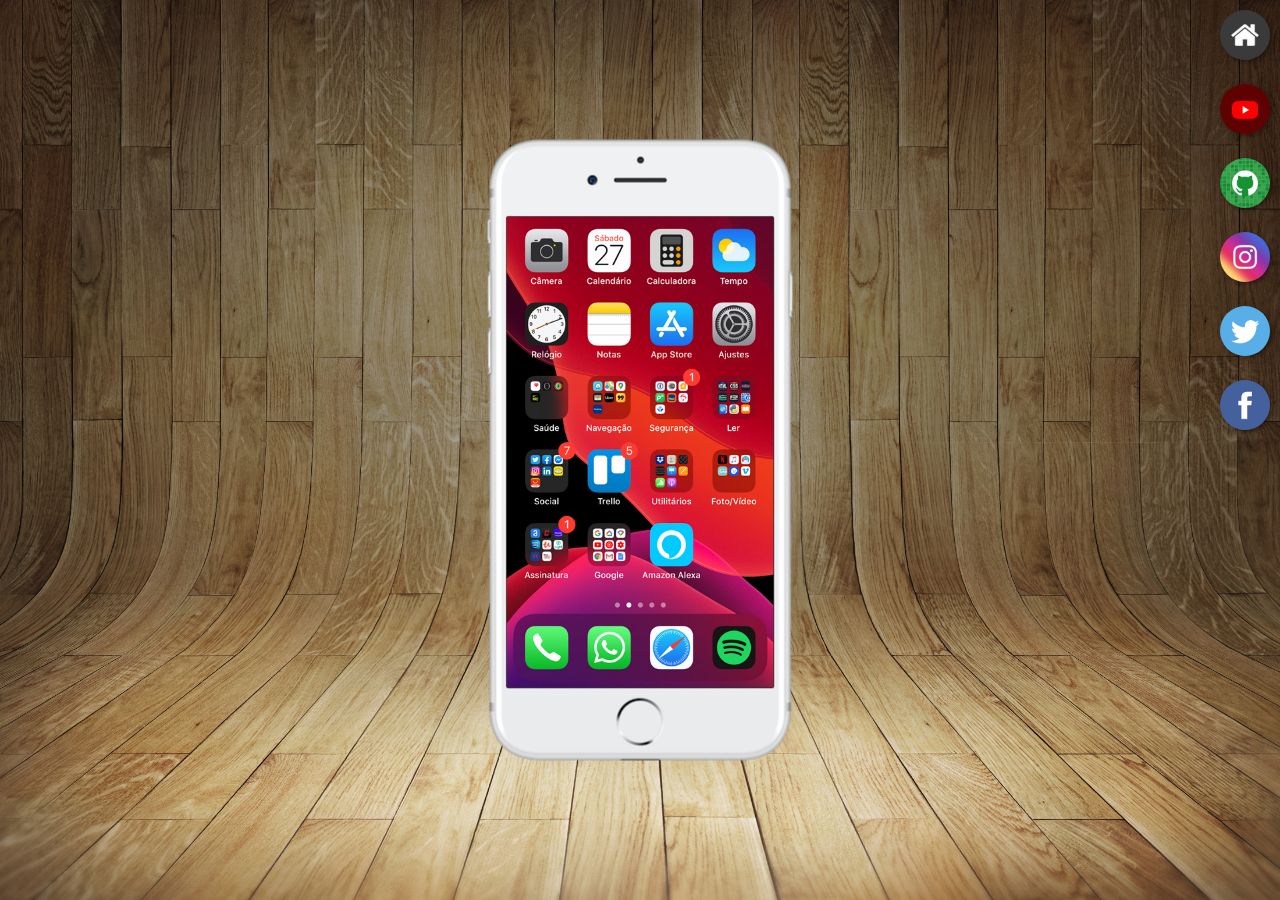
<file: index.html>
<!DOCTYPE html>
<html lang="pt-br">
<head>
    <meta charset="UTF-8">
    <meta name="viewport" content="width=device-width, initial-scale=1.0">
    <title>Projeto Social</title>
    <link rel="shortcut icon" href="favicon.ico" type="image/x-icon">
    <link rel="stylesheet" href="estilo/style.css">
</head>
<body>
    <main>
        <section id="telefone">
            <iframe src="home.html" name="tela" id="tela" frameborder="0">
                Seu navegador não é compativel com isso...
            </iframe>
        </section>
        <section id="Redes-sociais">
            <a href="home.html" target="tela"><img src="imagens/logo-home.jpg" alt="Home"></a> <br>
            <a href="youtube.html" target="tela"><img src="imagens/logo-youtube.jpg" alt="YouTube"></a> <br>
            <a href="github.html" target="tela"><img src="imagens/logo-github.jpg" alt="GitHub"></a> <br>
            <a href="instagram.html" target="tela"><img src="imagens/logo-instagram.jpg" alt="Instagram"></a> <br>
            <a href="twitter.html" target="tela"><img src="imagens/logo-twitter.jpg" alt="Twitter"></a> <br>
            <a href="facebook.html" target="tela"><img src="imagens/logo-facebook.jpg" alt="Facebook"></a>
        </section>
    </main>
</body>
</html>
</file>
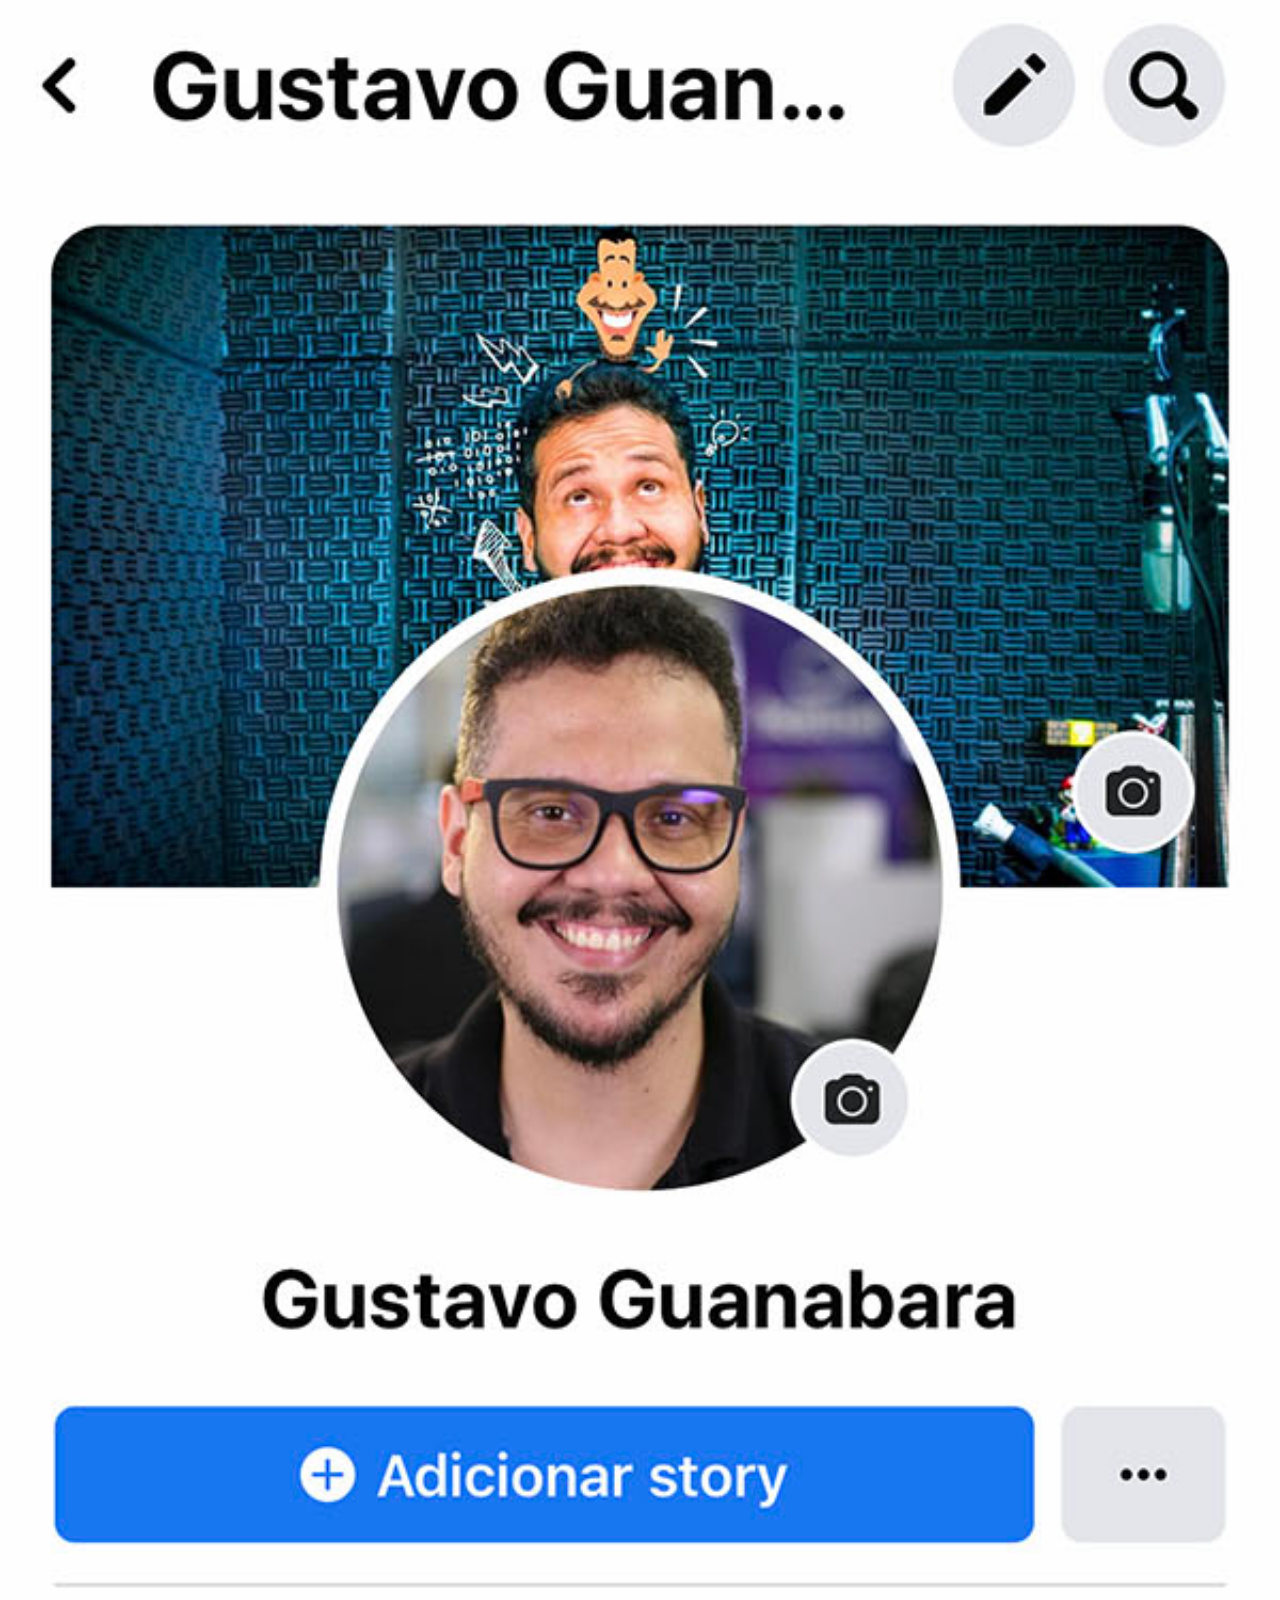
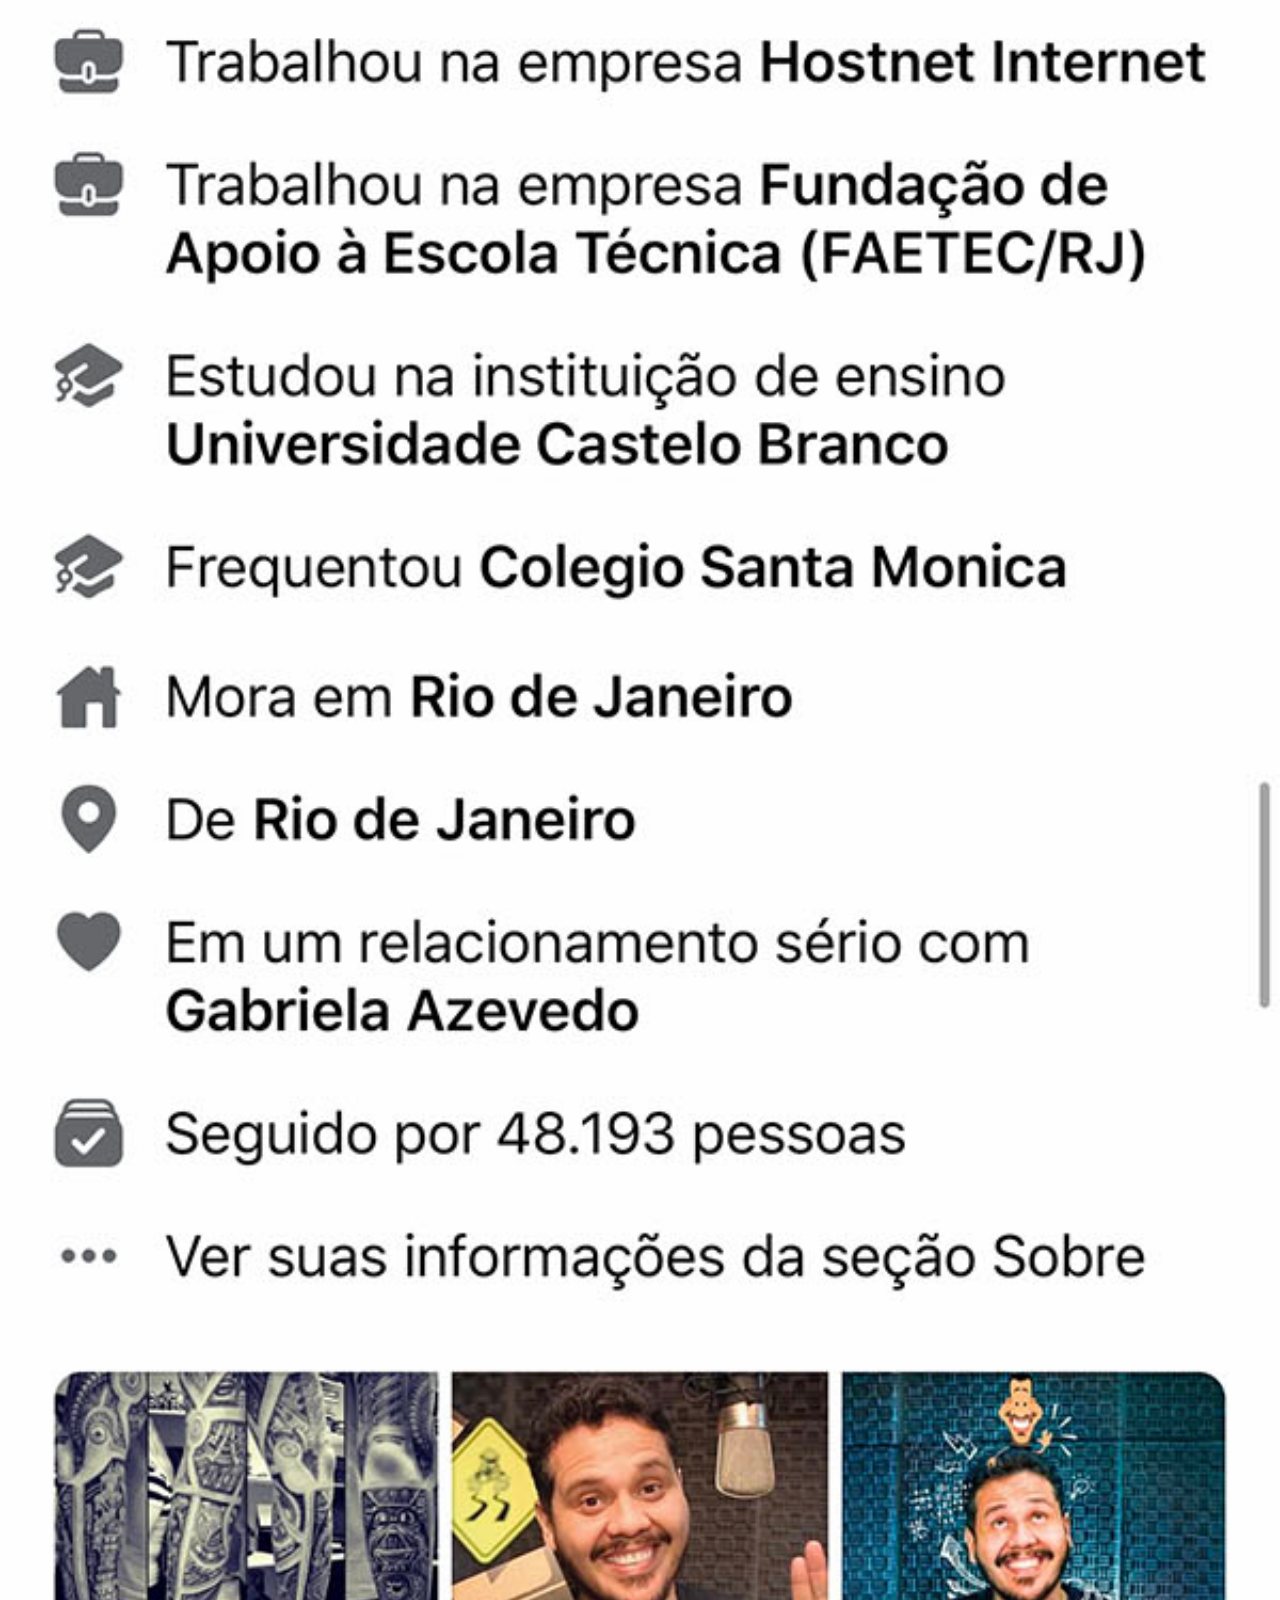
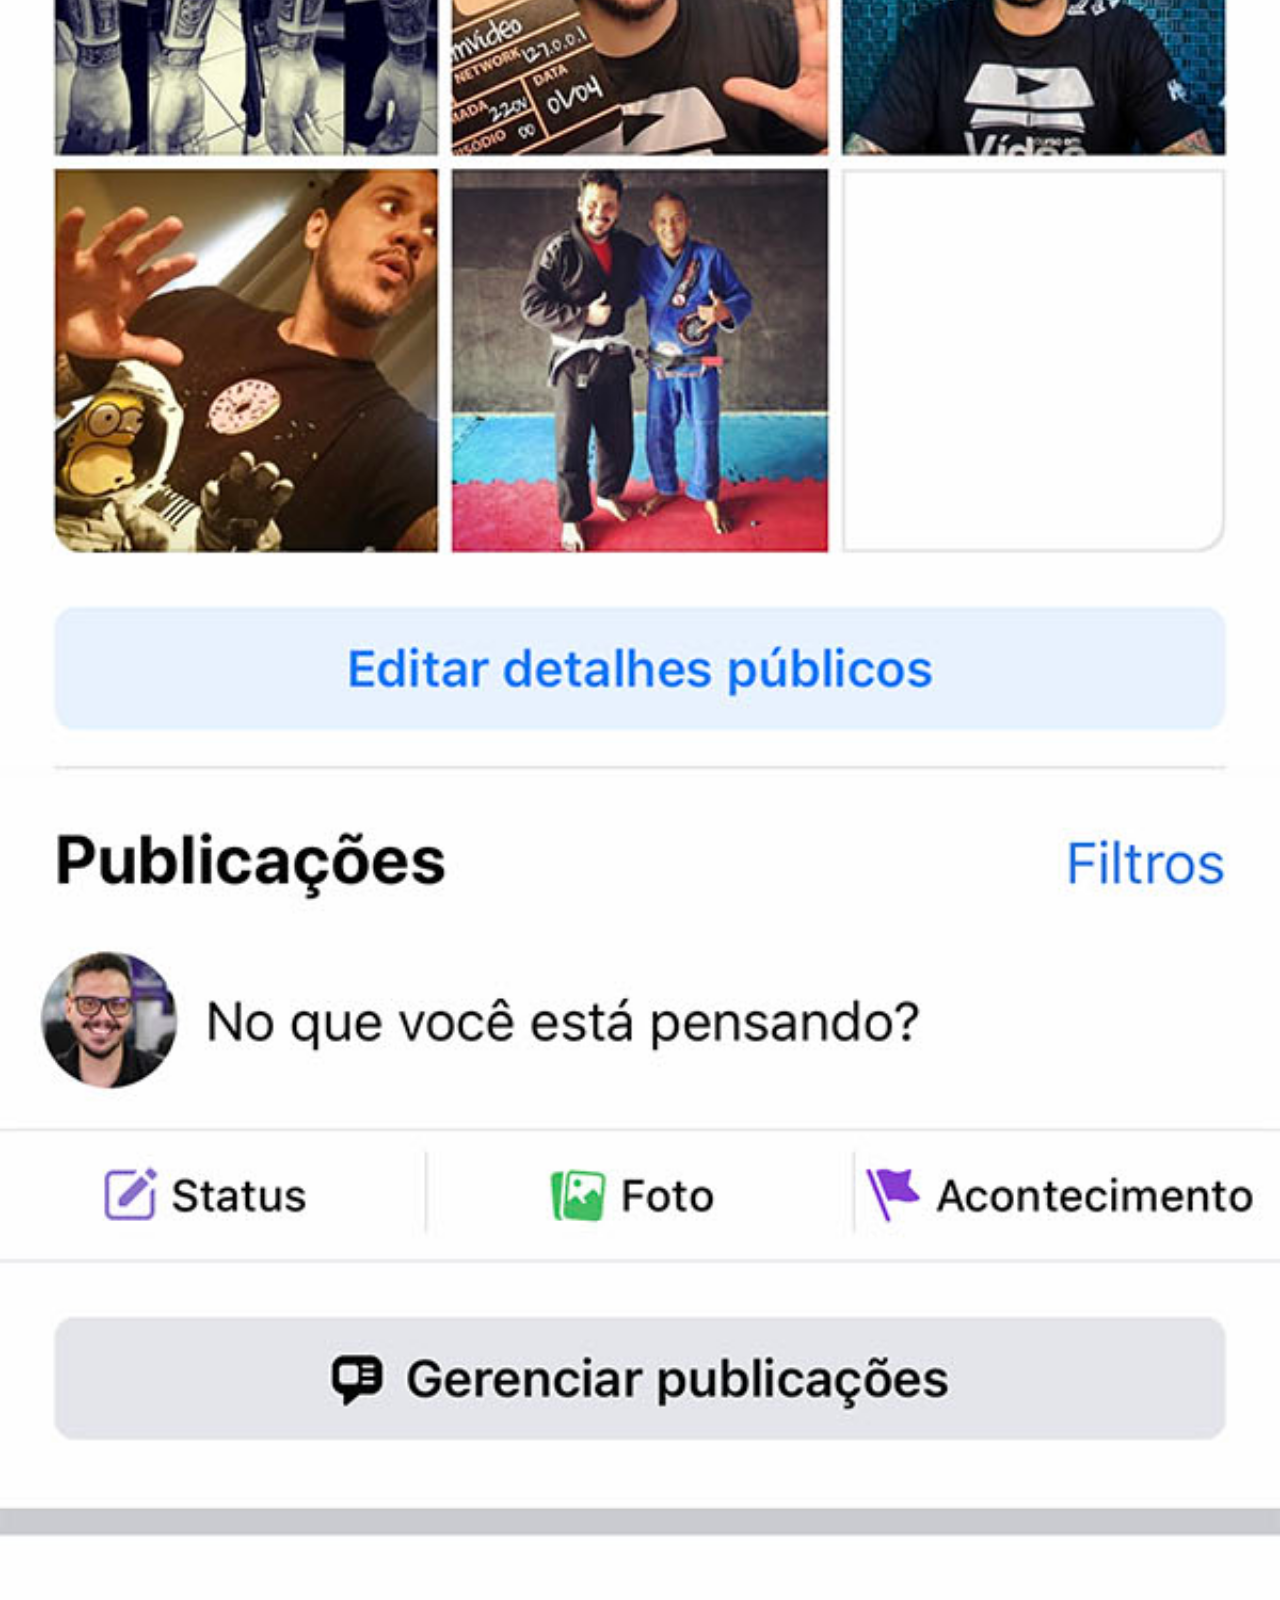
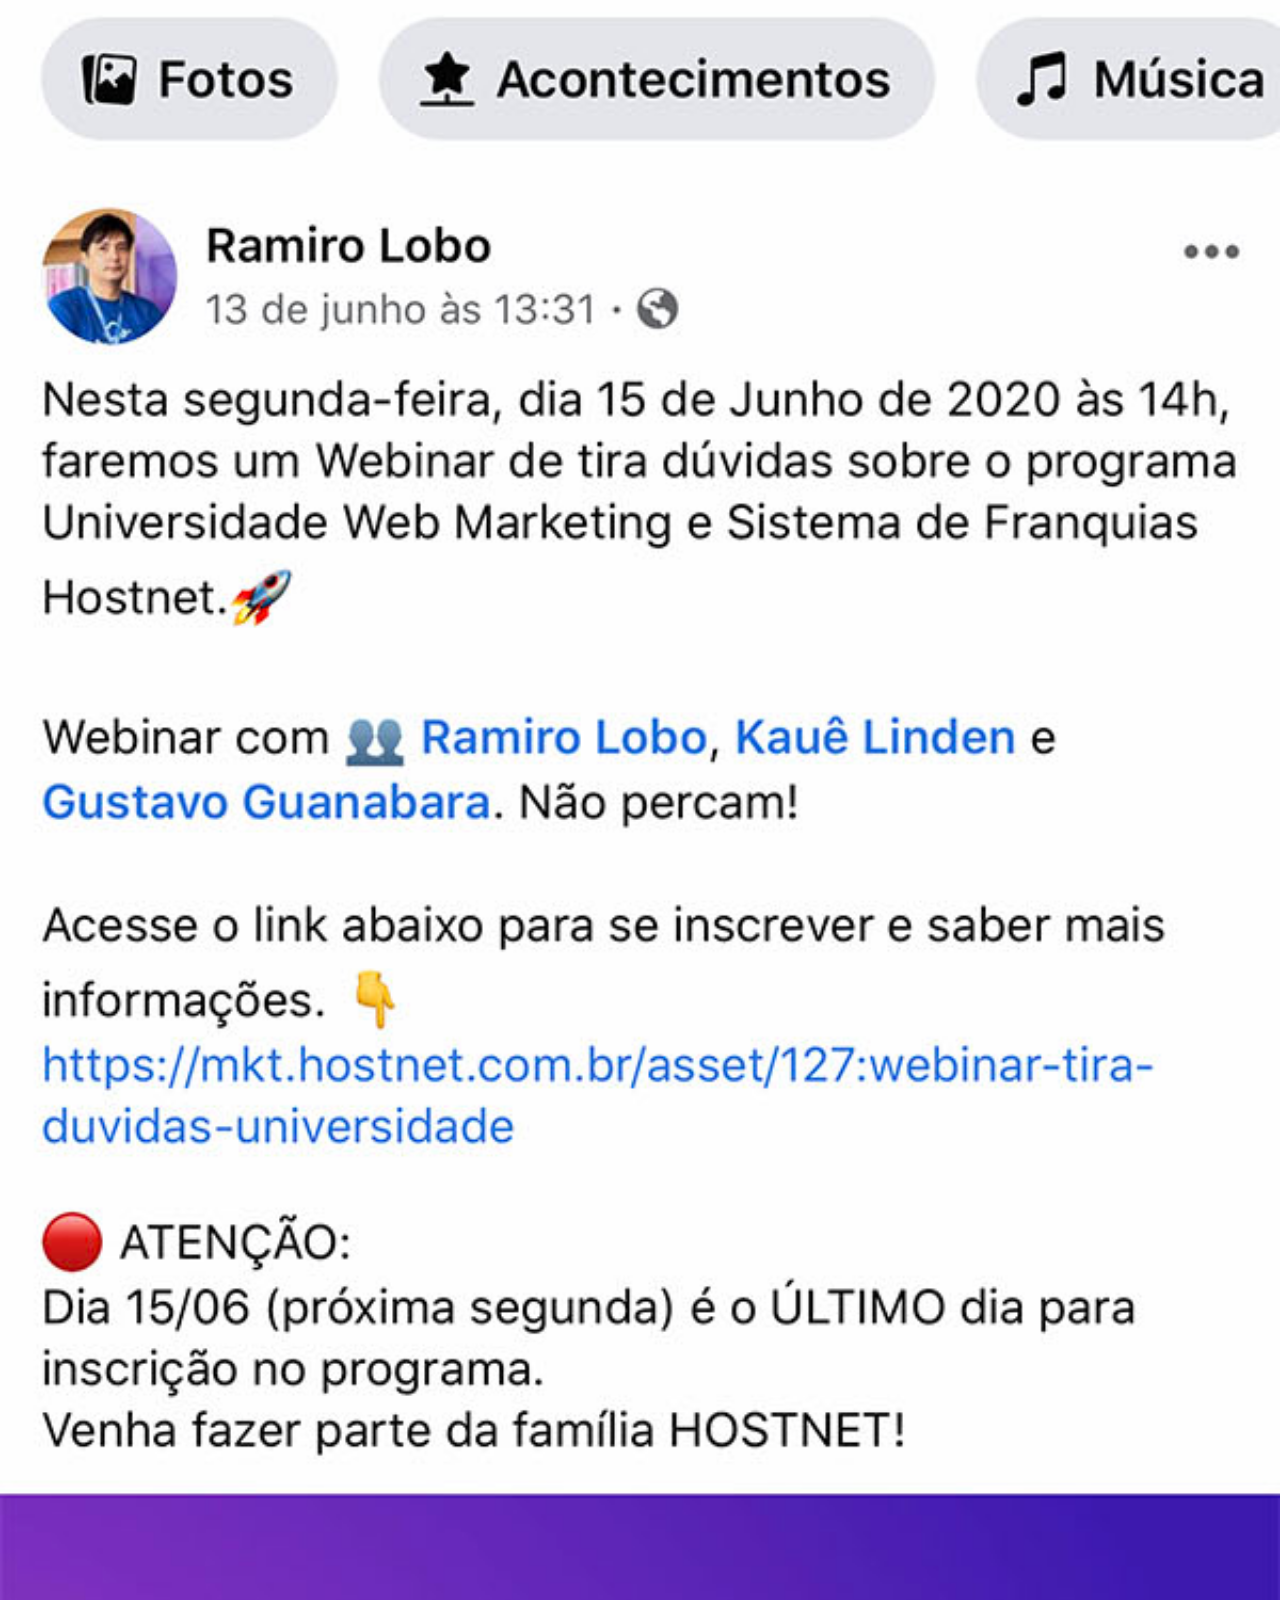
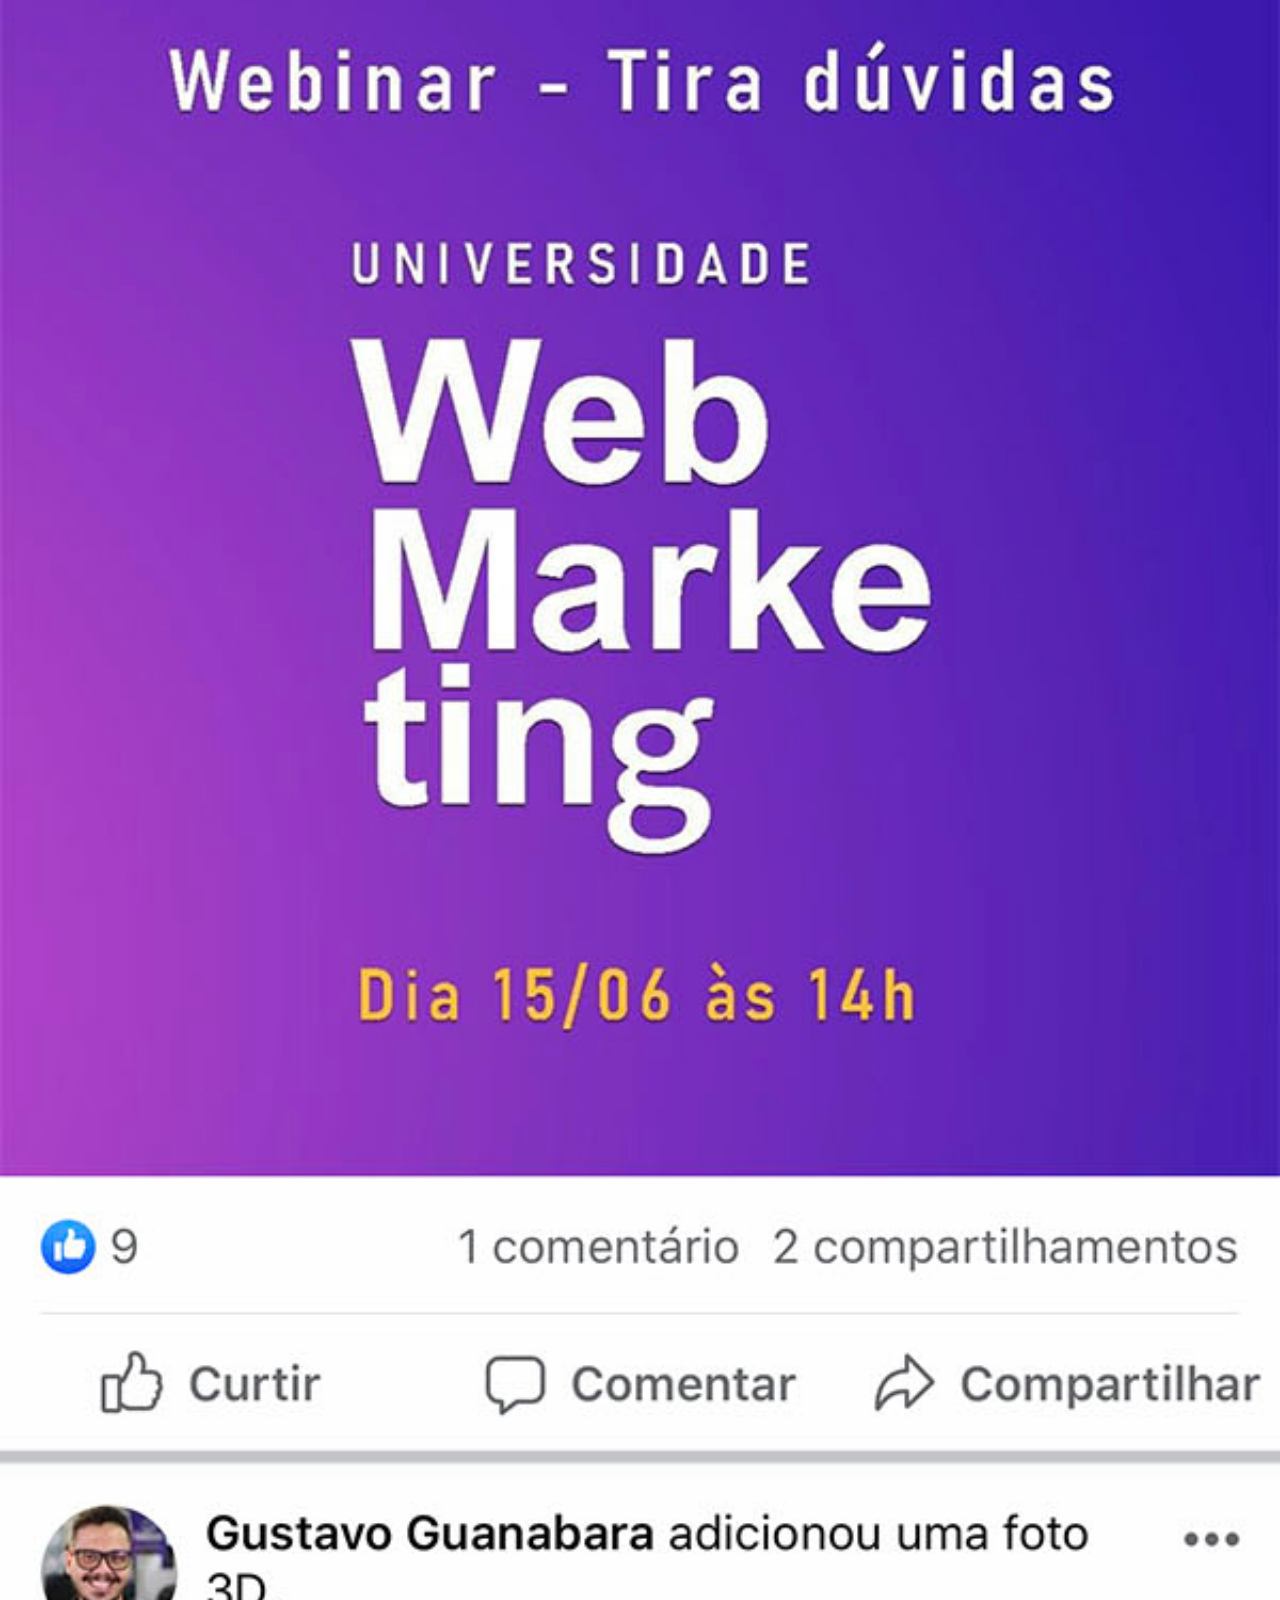
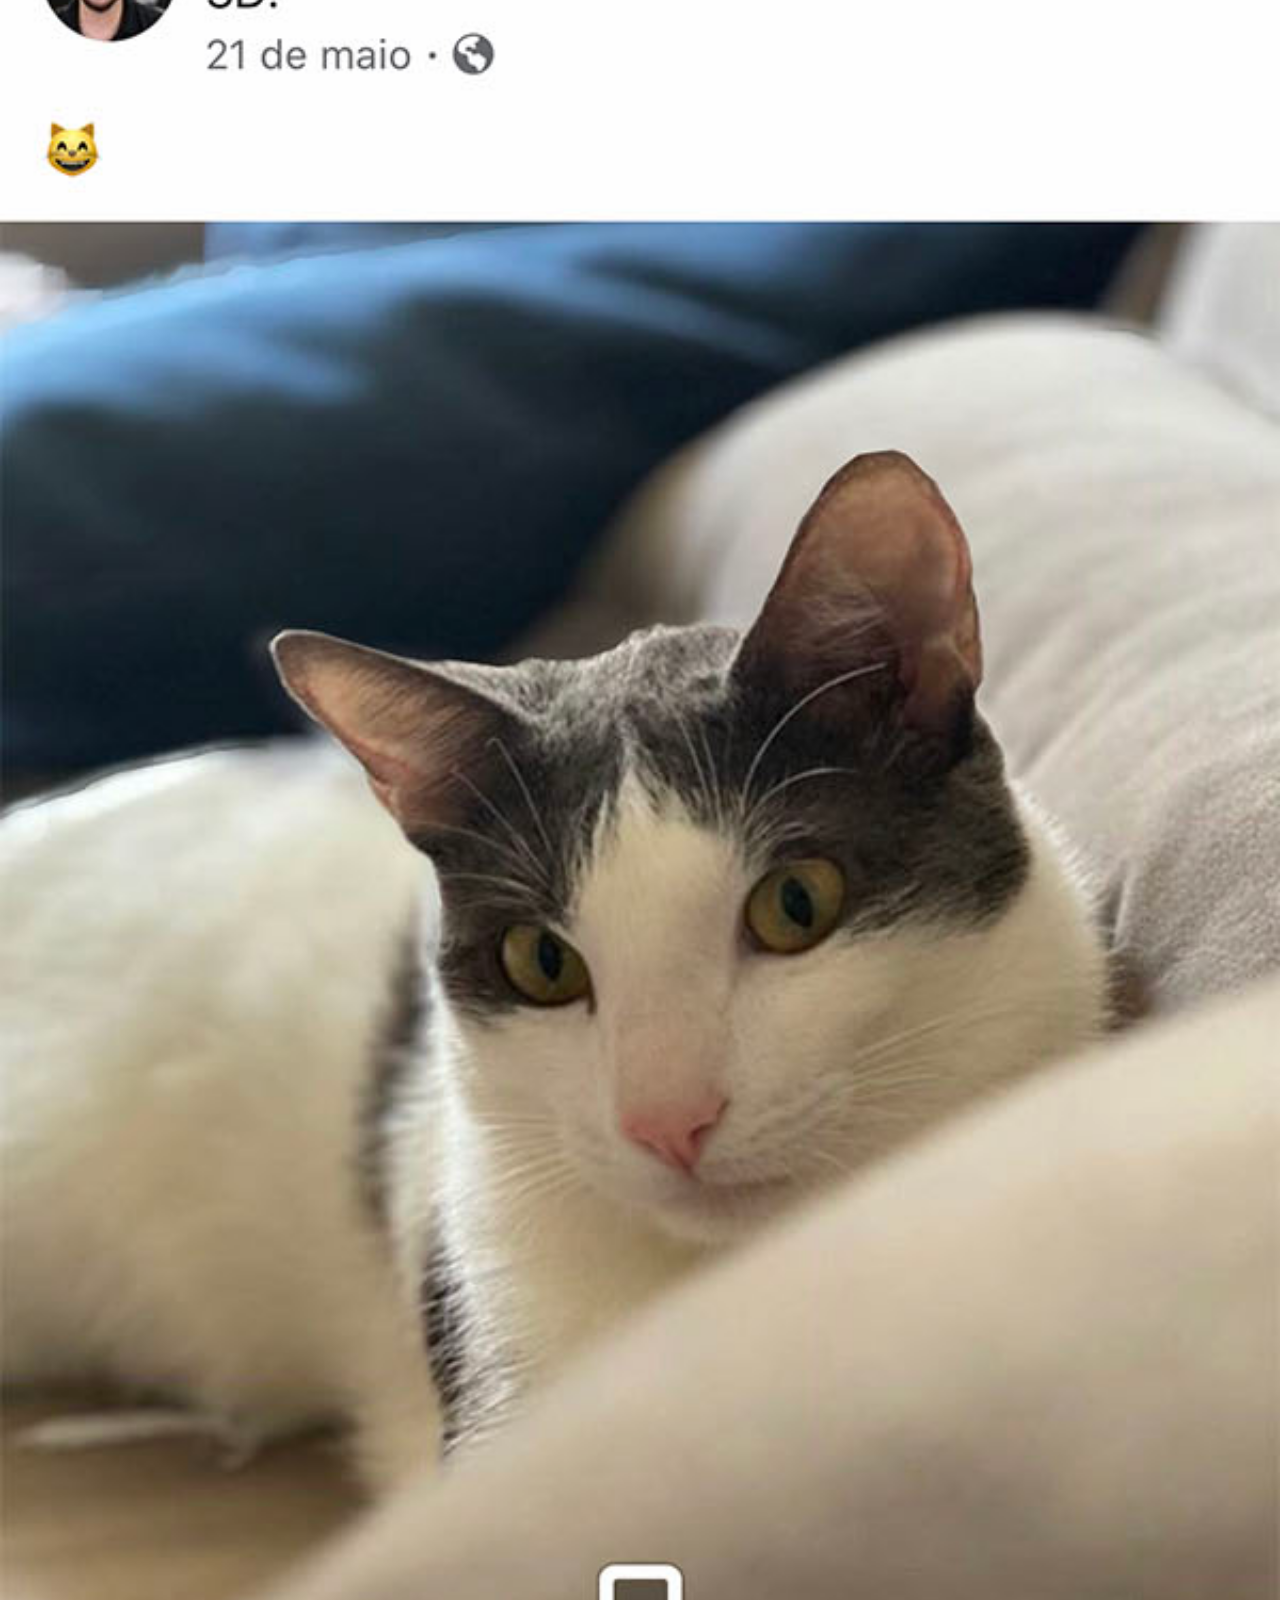
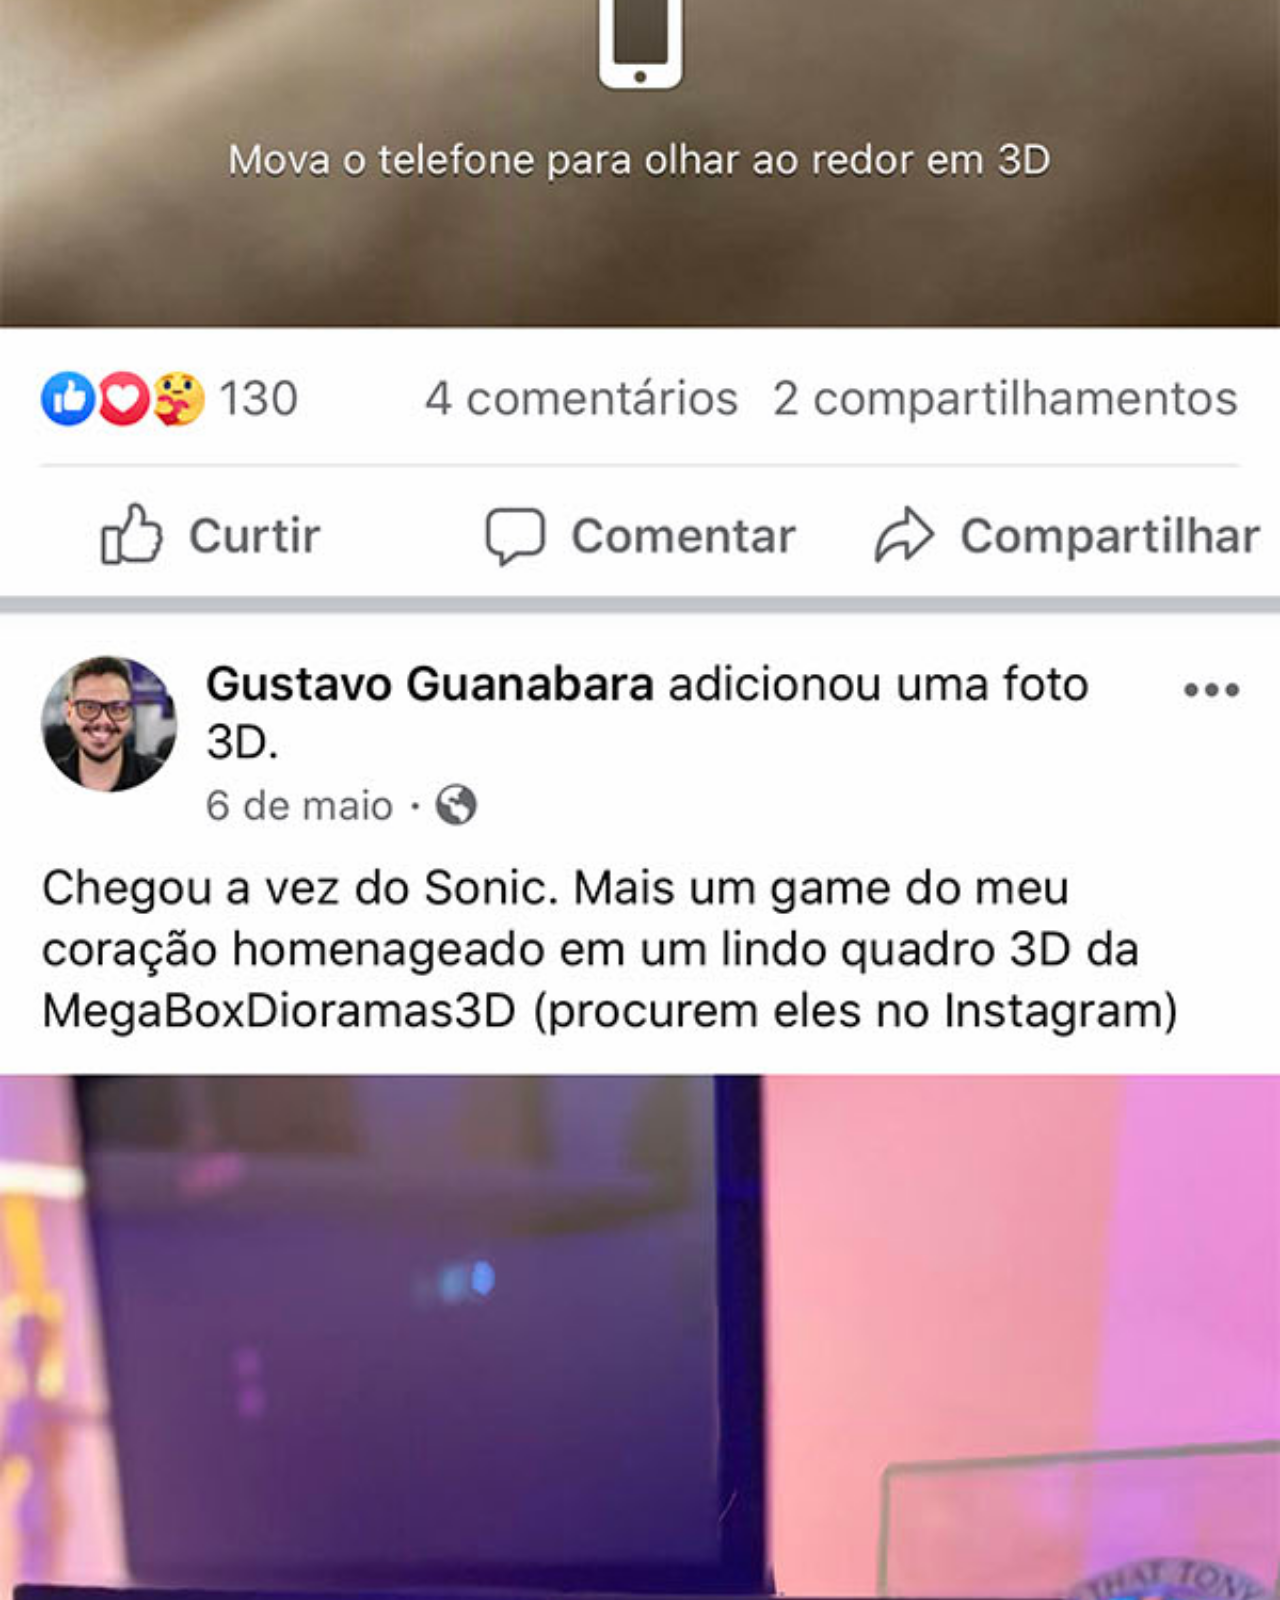
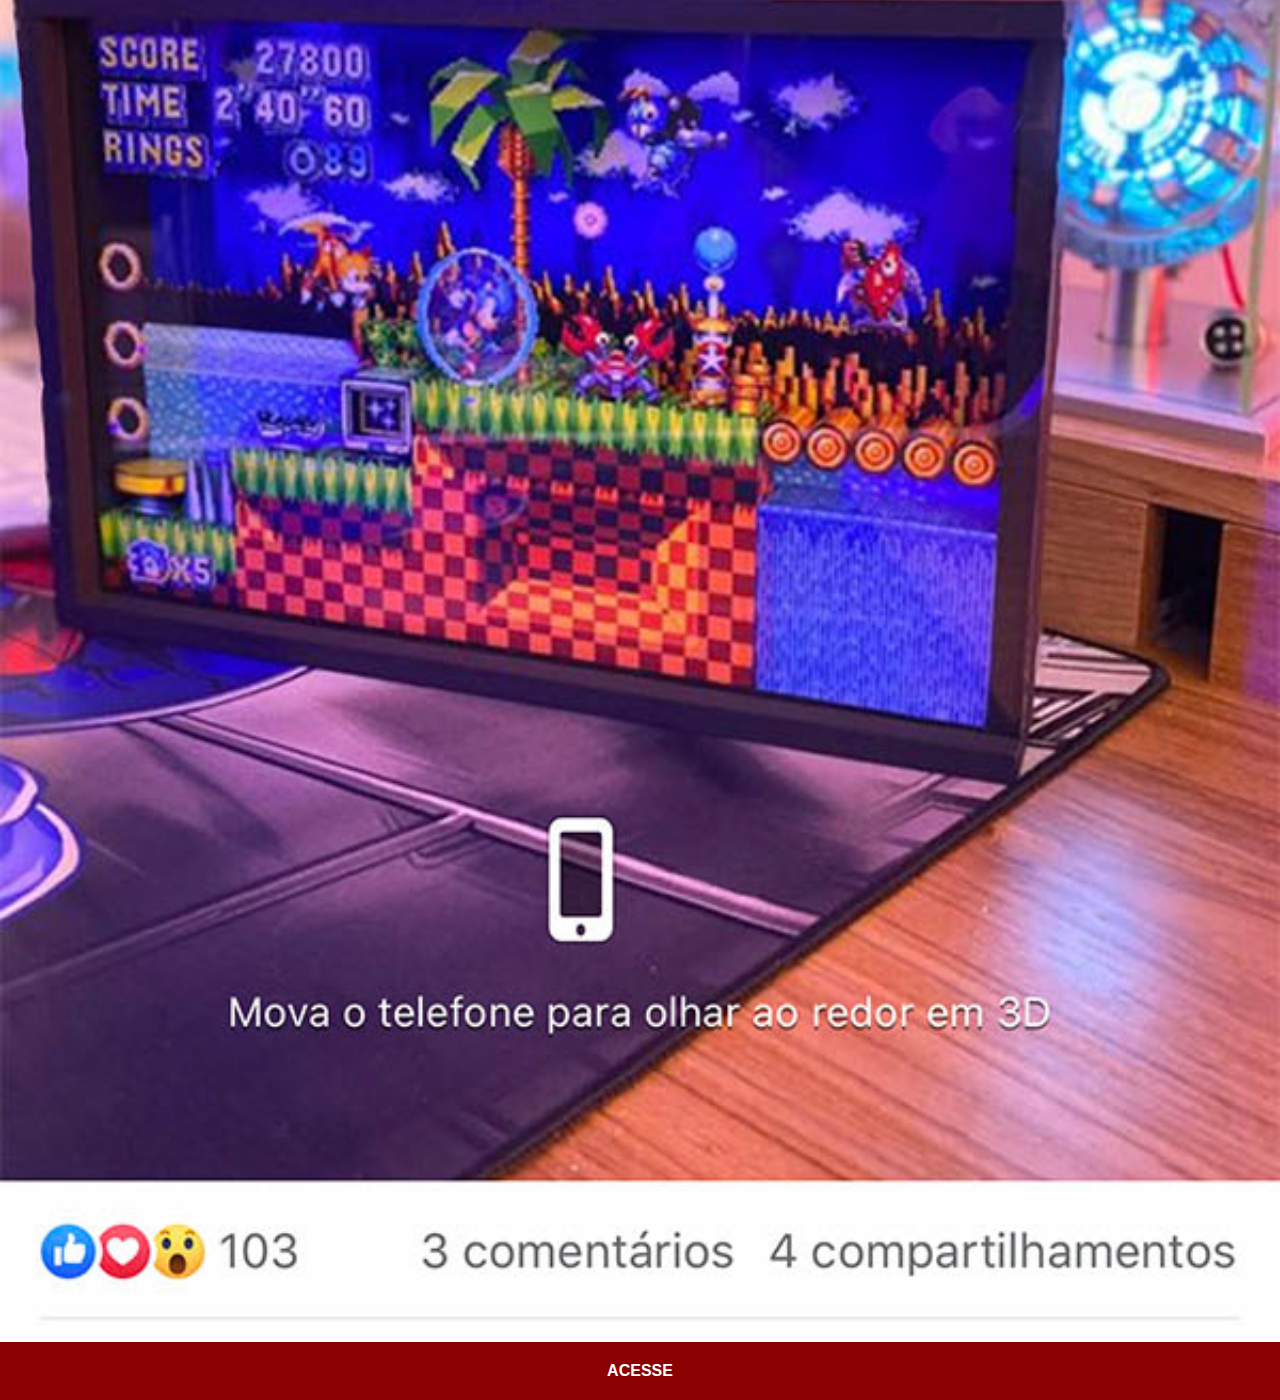
<file: facebook.html>
<!DOCTYPE html>
<html lang="pt-br">
<head>
    <meta charset="UTF-8">
    <meta name="viewport" content="width=device-width, initial-scale=1.0">
    <title>Facebook</title>
    <link rel="stylesheet" href="estilo/social.css">
</head>
<body>
    <img src="imagens/tela-facebook.jpg" alt="Facebook">
    <a href="#">ACESSE</a>
</body>
</html>
</file>
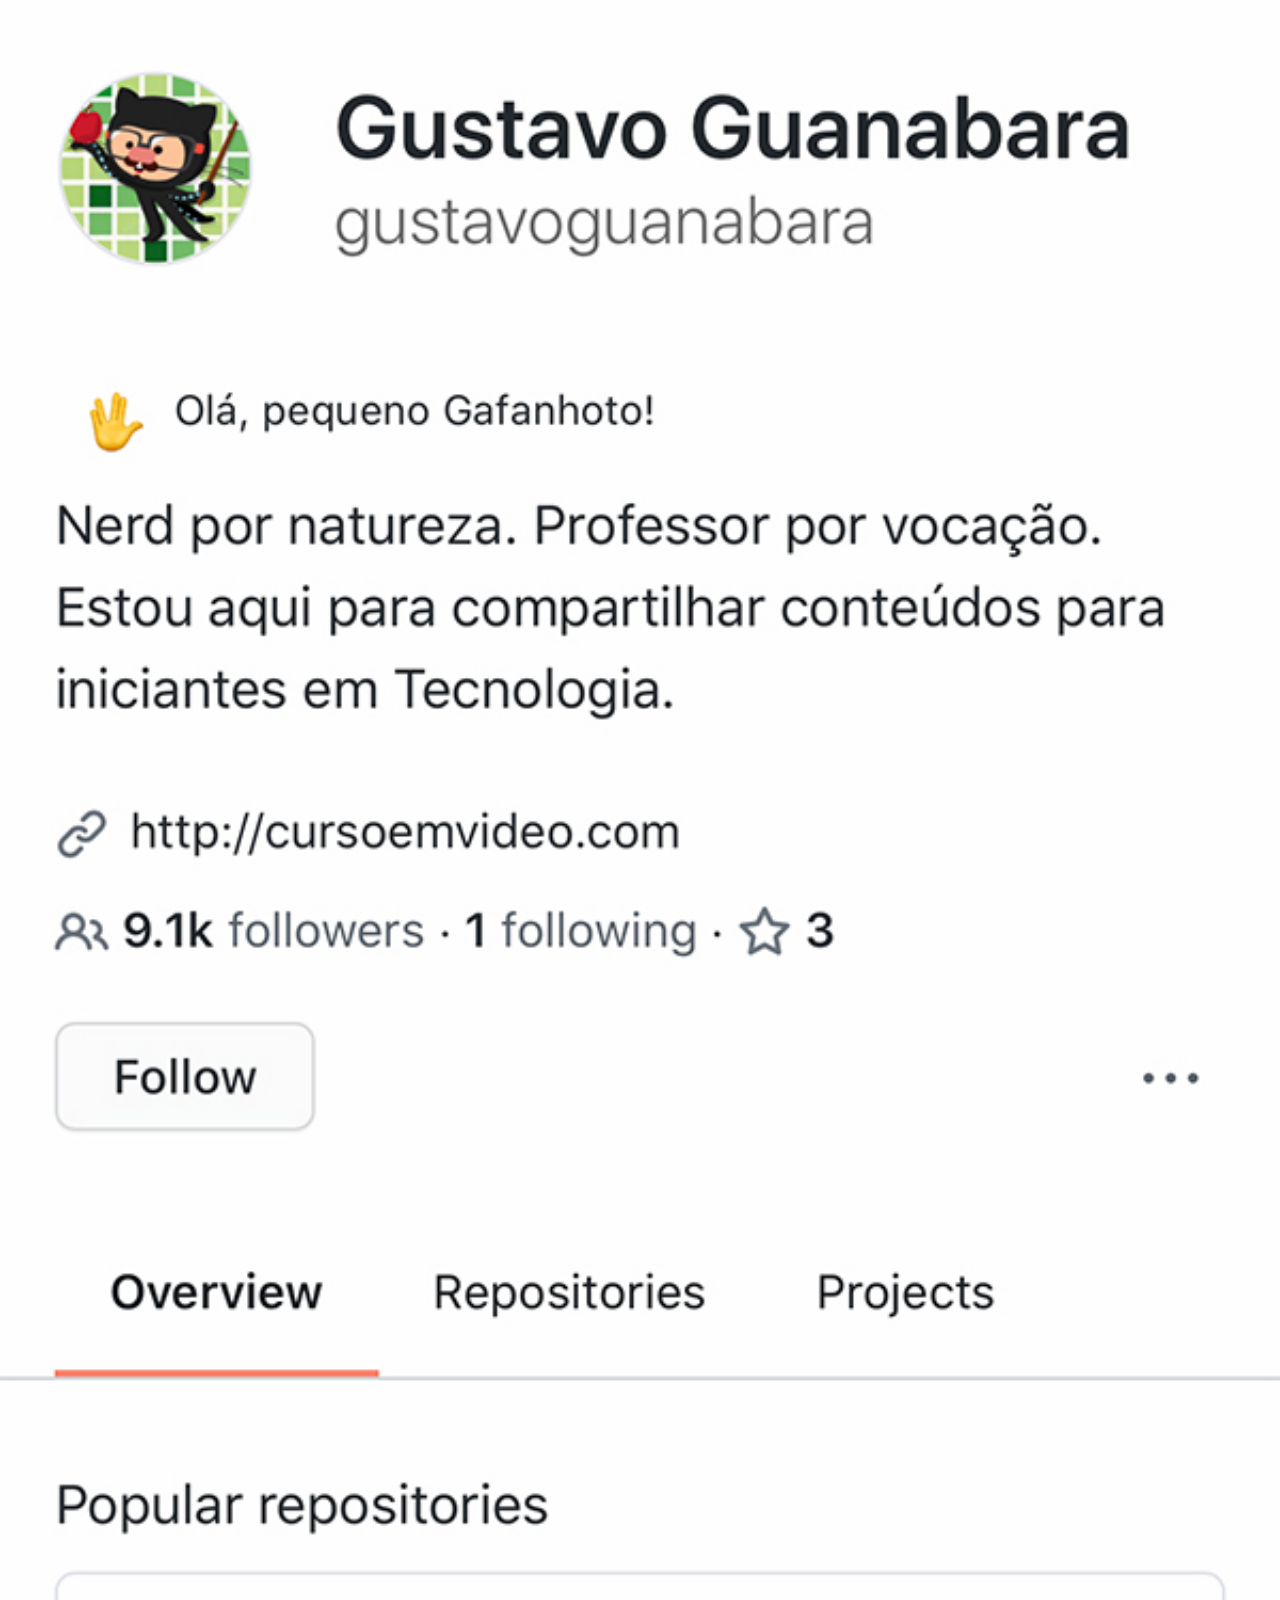
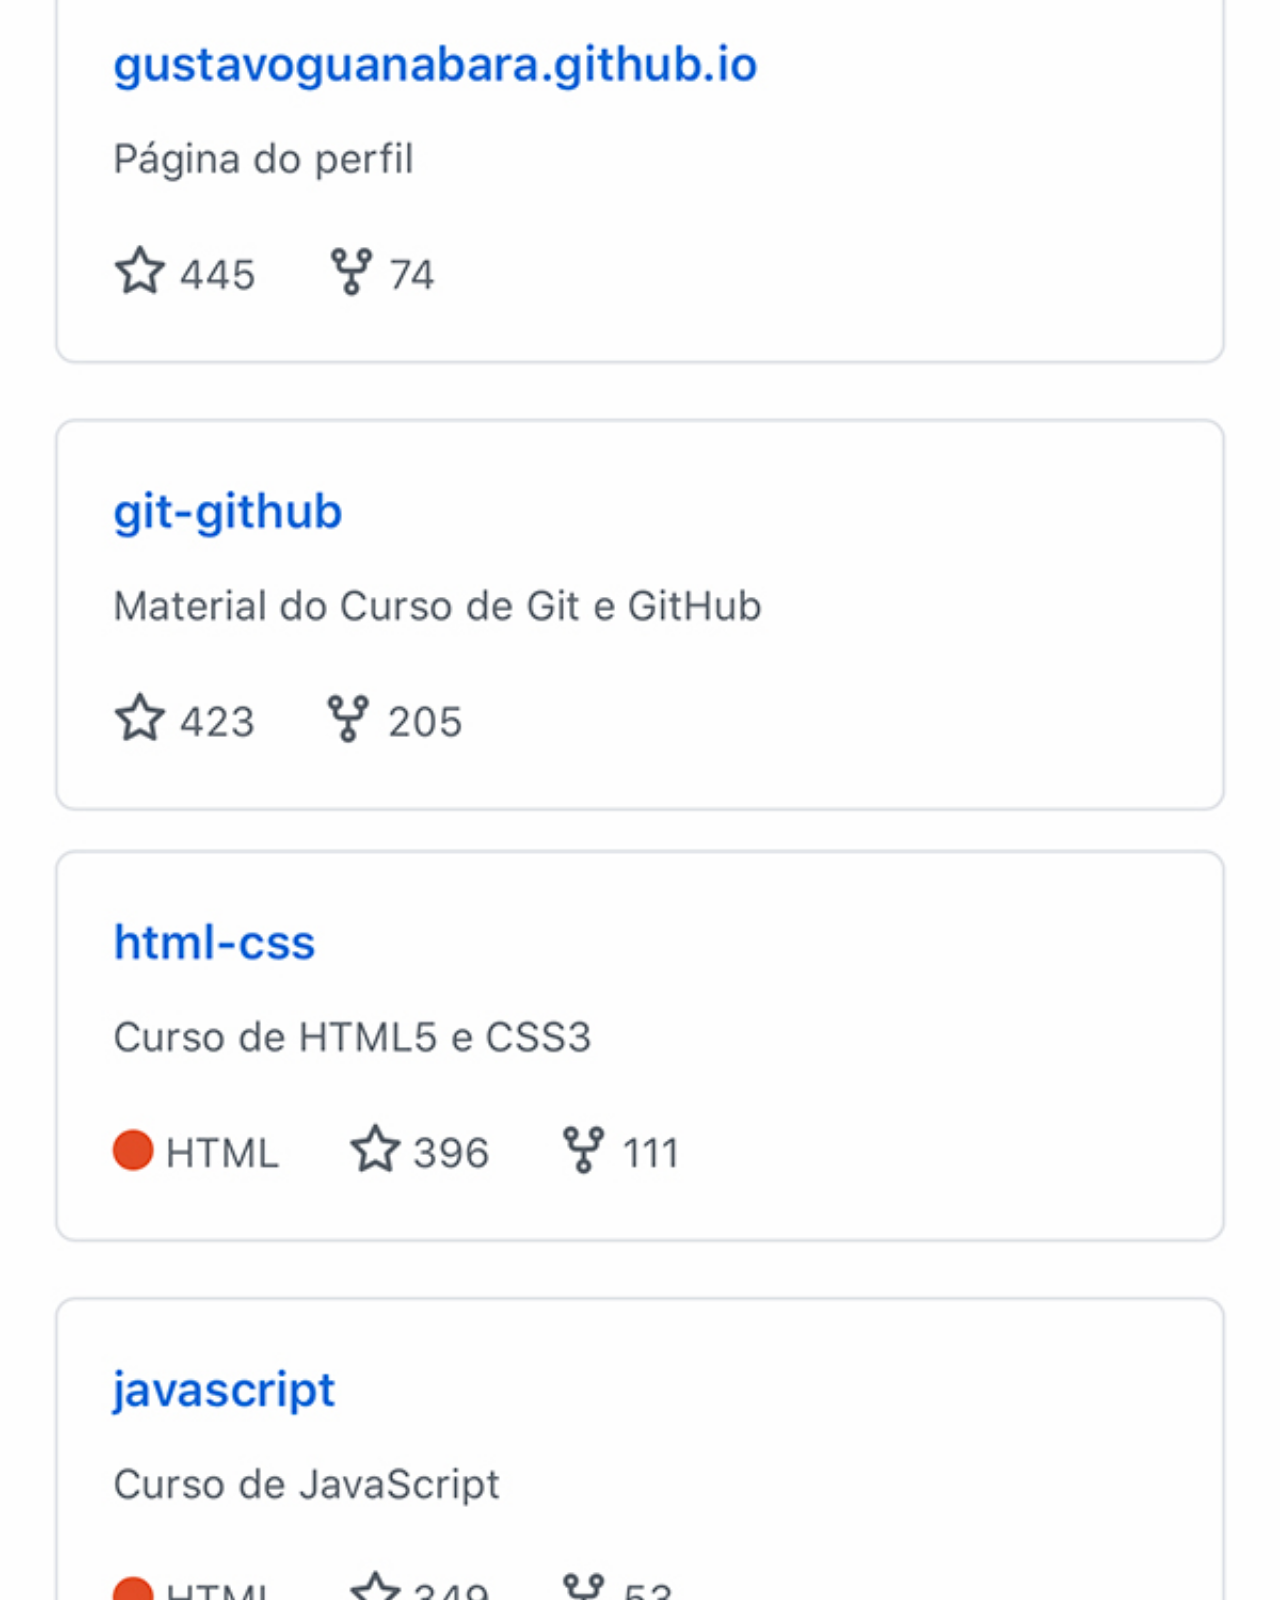
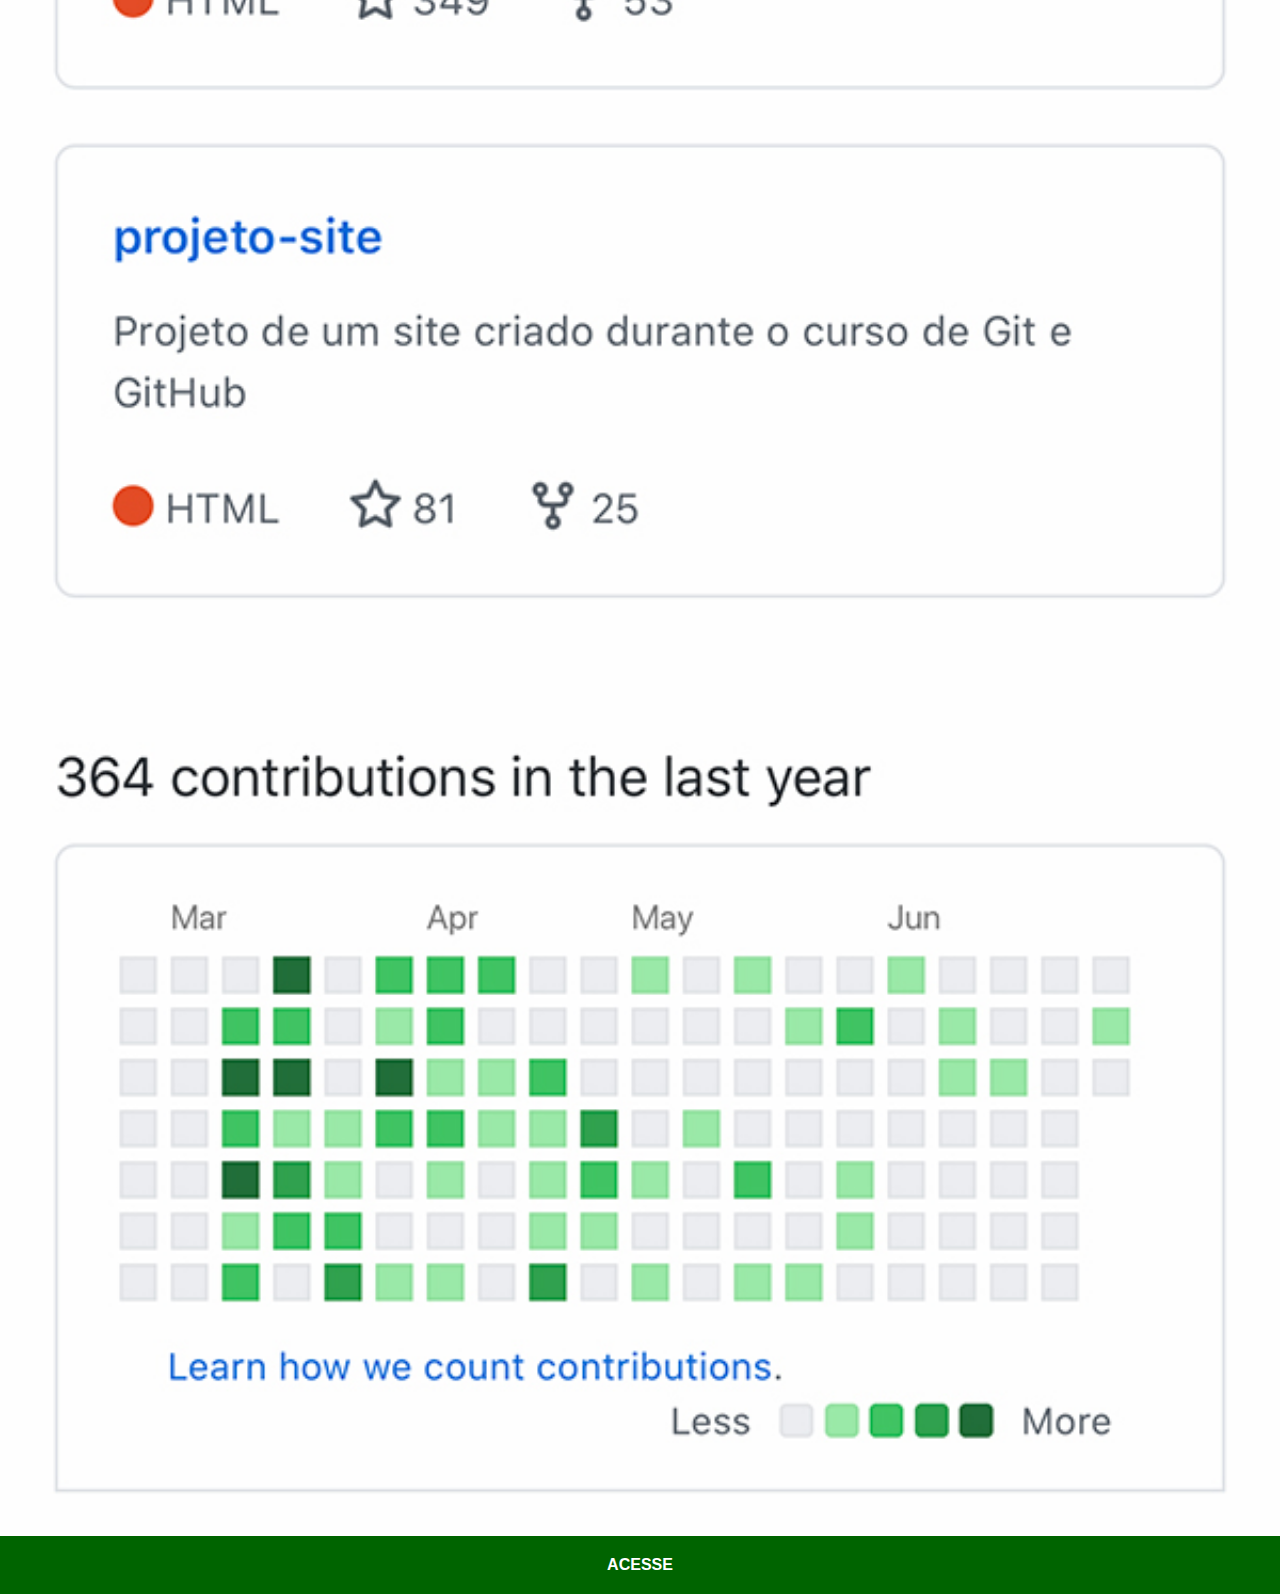
<file: github.html>
<!DOCTYPE html>
<html lang="pt-br">
<head>
    <meta charset="UTF-8">
    <meta name="viewport" content="width=device-width, initial-scale=1.0">
    <title>GitHub</title>
    <link rel="stylesheet" href="estilo/social.css">
    <style>
        * {
            margin: 0px;
            padding: 0px;
            font-family: Arial, Helvetica, sans-serif;
        }

        ::-webkit-scrollbar {
            margin: 0px;
            padding: 0px;
        }

        img {
            width: 100vw;
        }
        
        a {
            display: block;
            background-color: darkgreen;
            color: white;
            padding: 20px;
            font-weight: bold;
            text-align: center;
            text-decoration: none;
        }

        a:hover {
            background-color: green;
        }

    </style>
</head>
<body>
    <img src="imagens/tela-github.jpg" alt="GitHub">
    <a href="https://github.com/gustavoguanabara/" target="_blank">ACESSE</a>
</body>
</html>
</file>
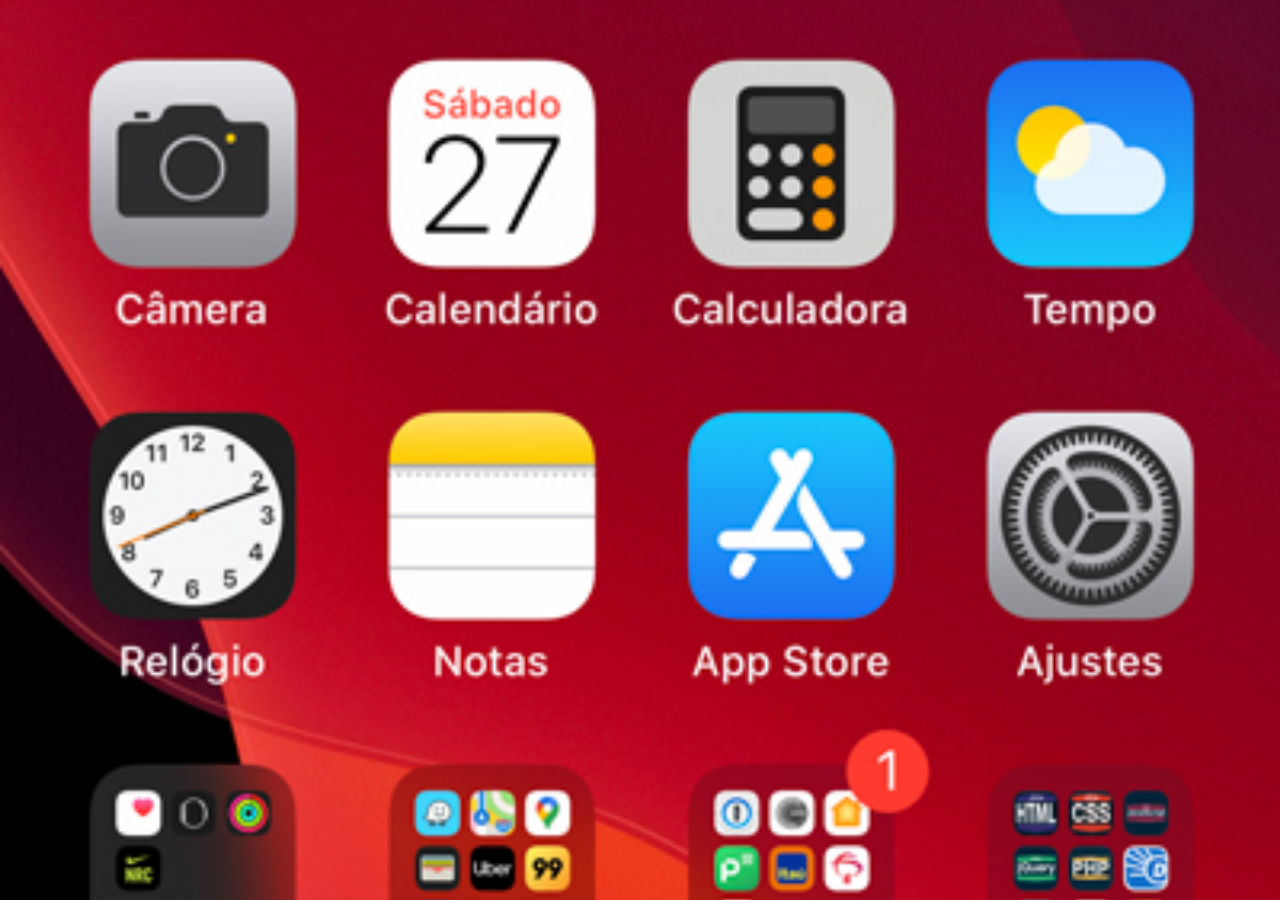
<file: home.html>
<!DOCTYPE html>
<html lang="pt-br">
<head>
    <meta charset="UTF-8">
    <meta name="viewport" content="width=device-width, initial-scale=1.0">
    <title>Home</title>
    <style>
        *{
            margin: 0px;
            padding: 0px;
        }

        body {
            width: 100vw;
            height: 100vh;
            background: black url(imagens/tela-home.jpg) no-repeat top center;
            background-size: cover;
        }
    </style>
</head>
<body>  
    
</body>
</html>
</file>
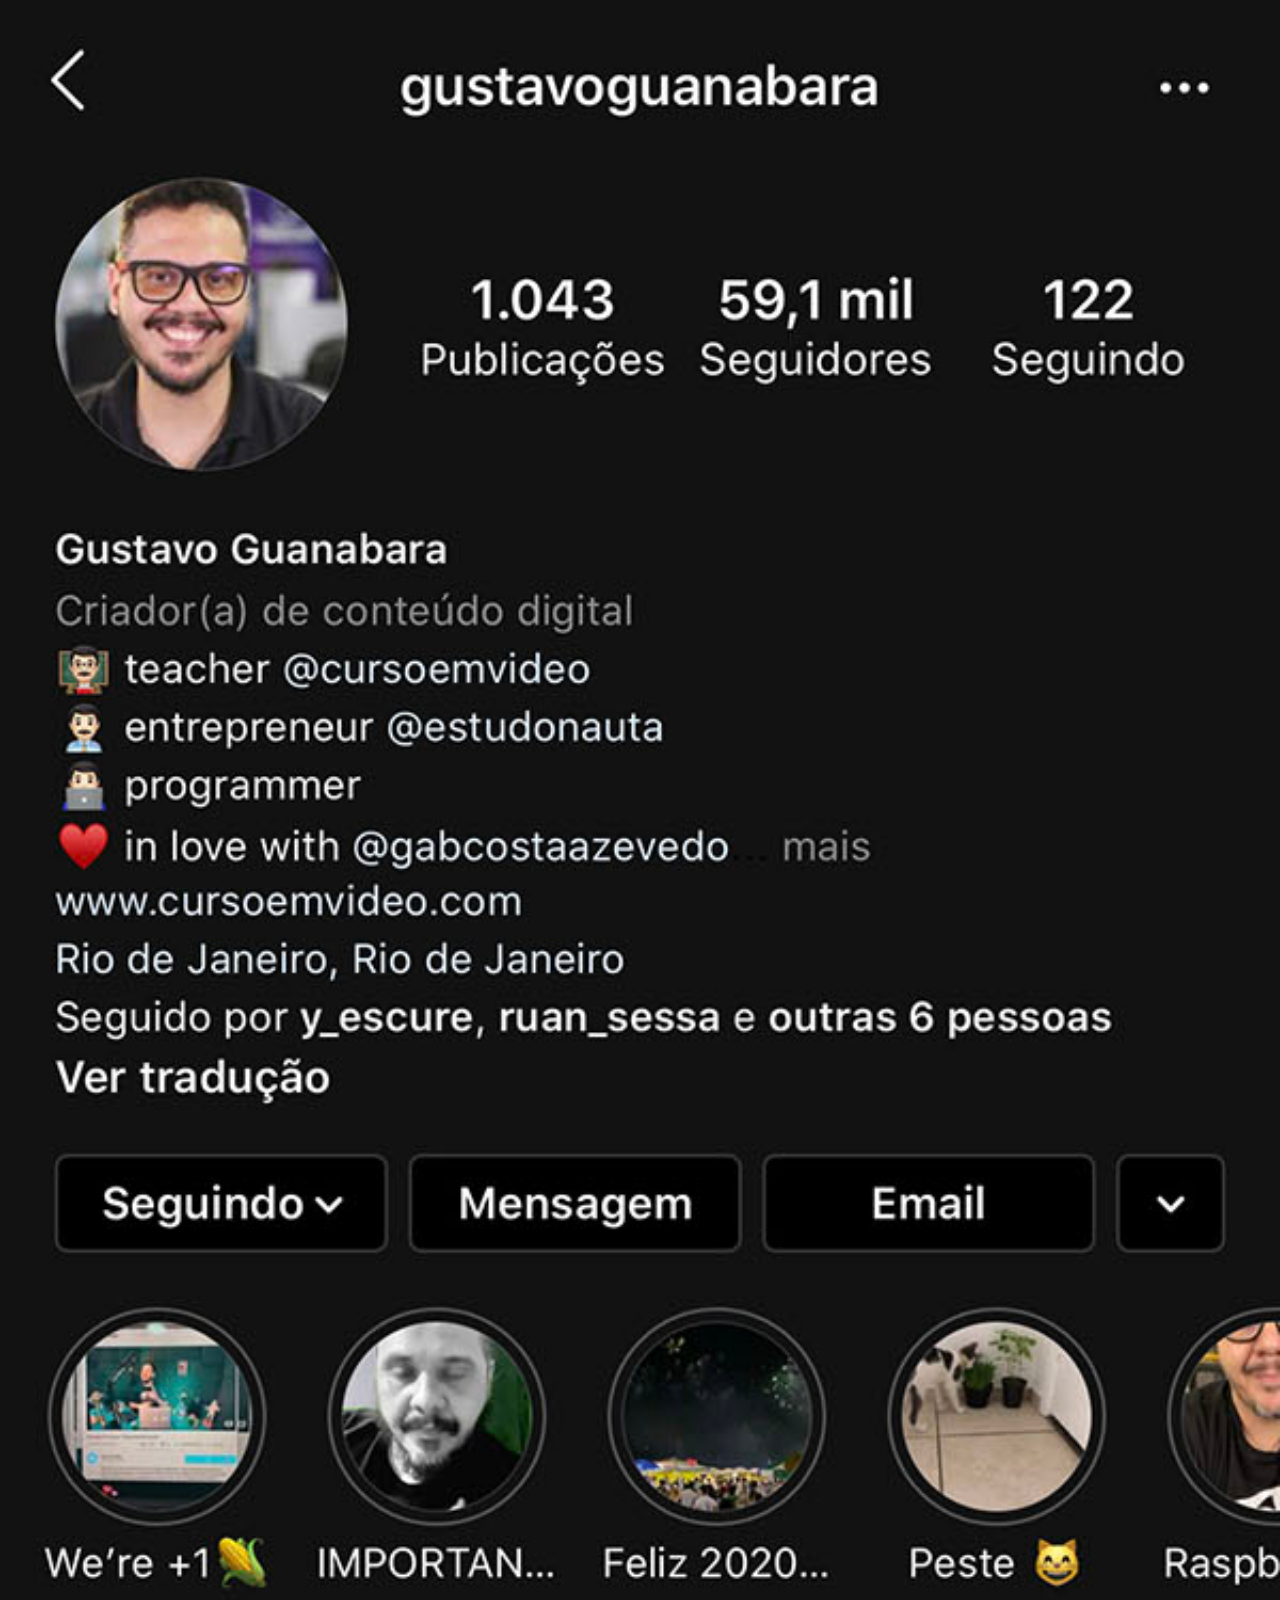
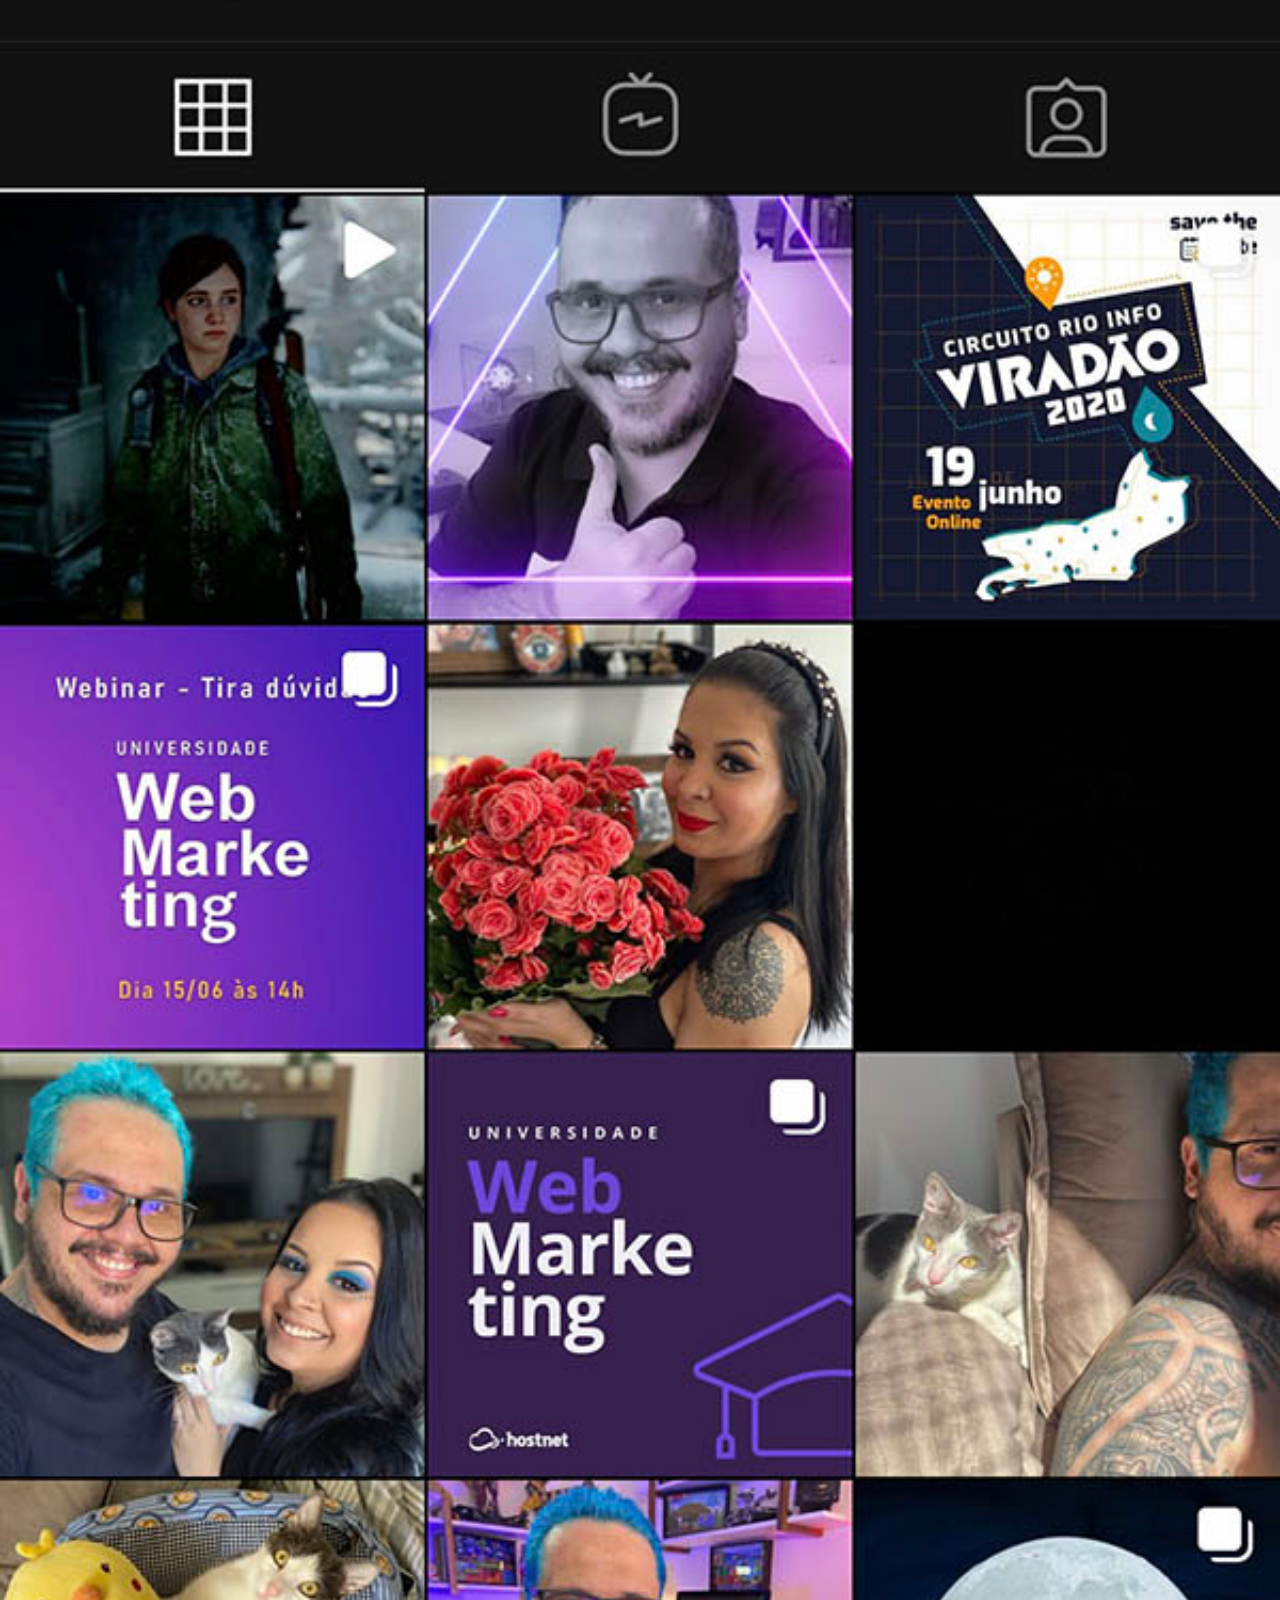
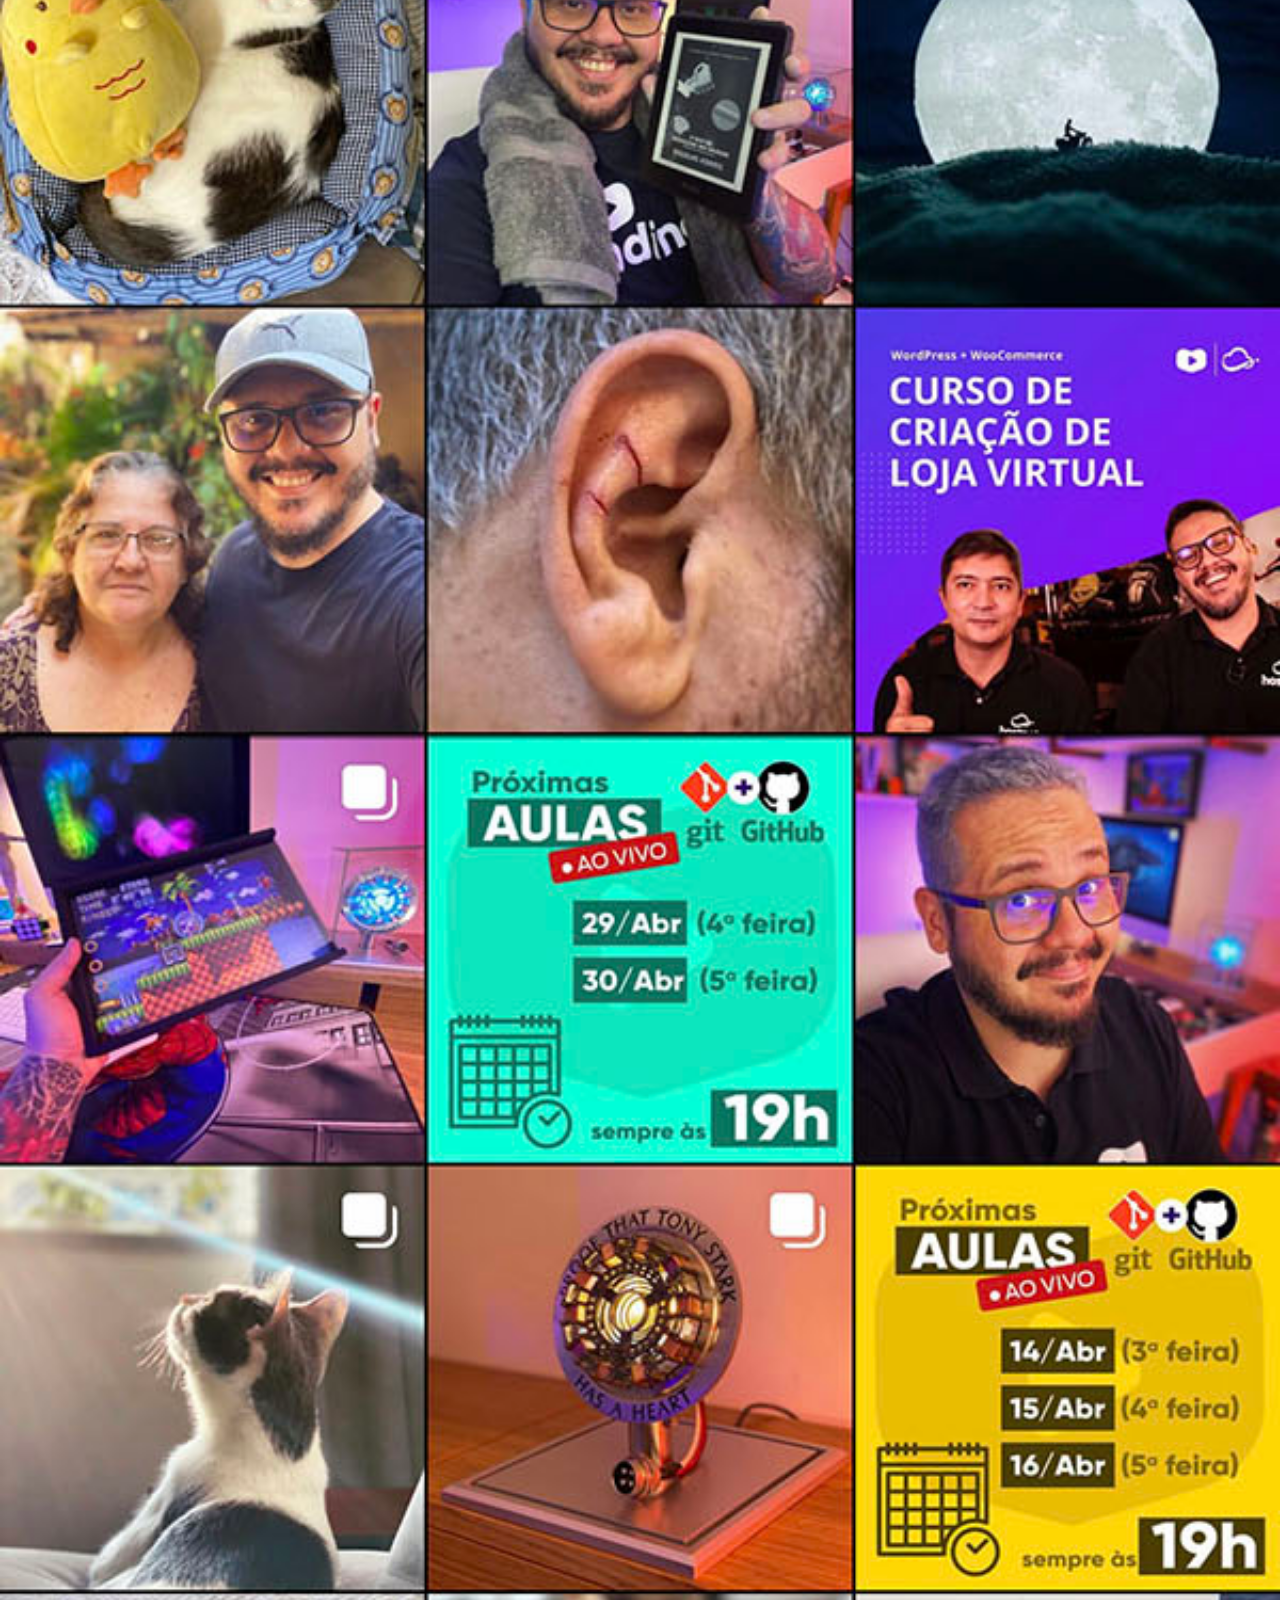
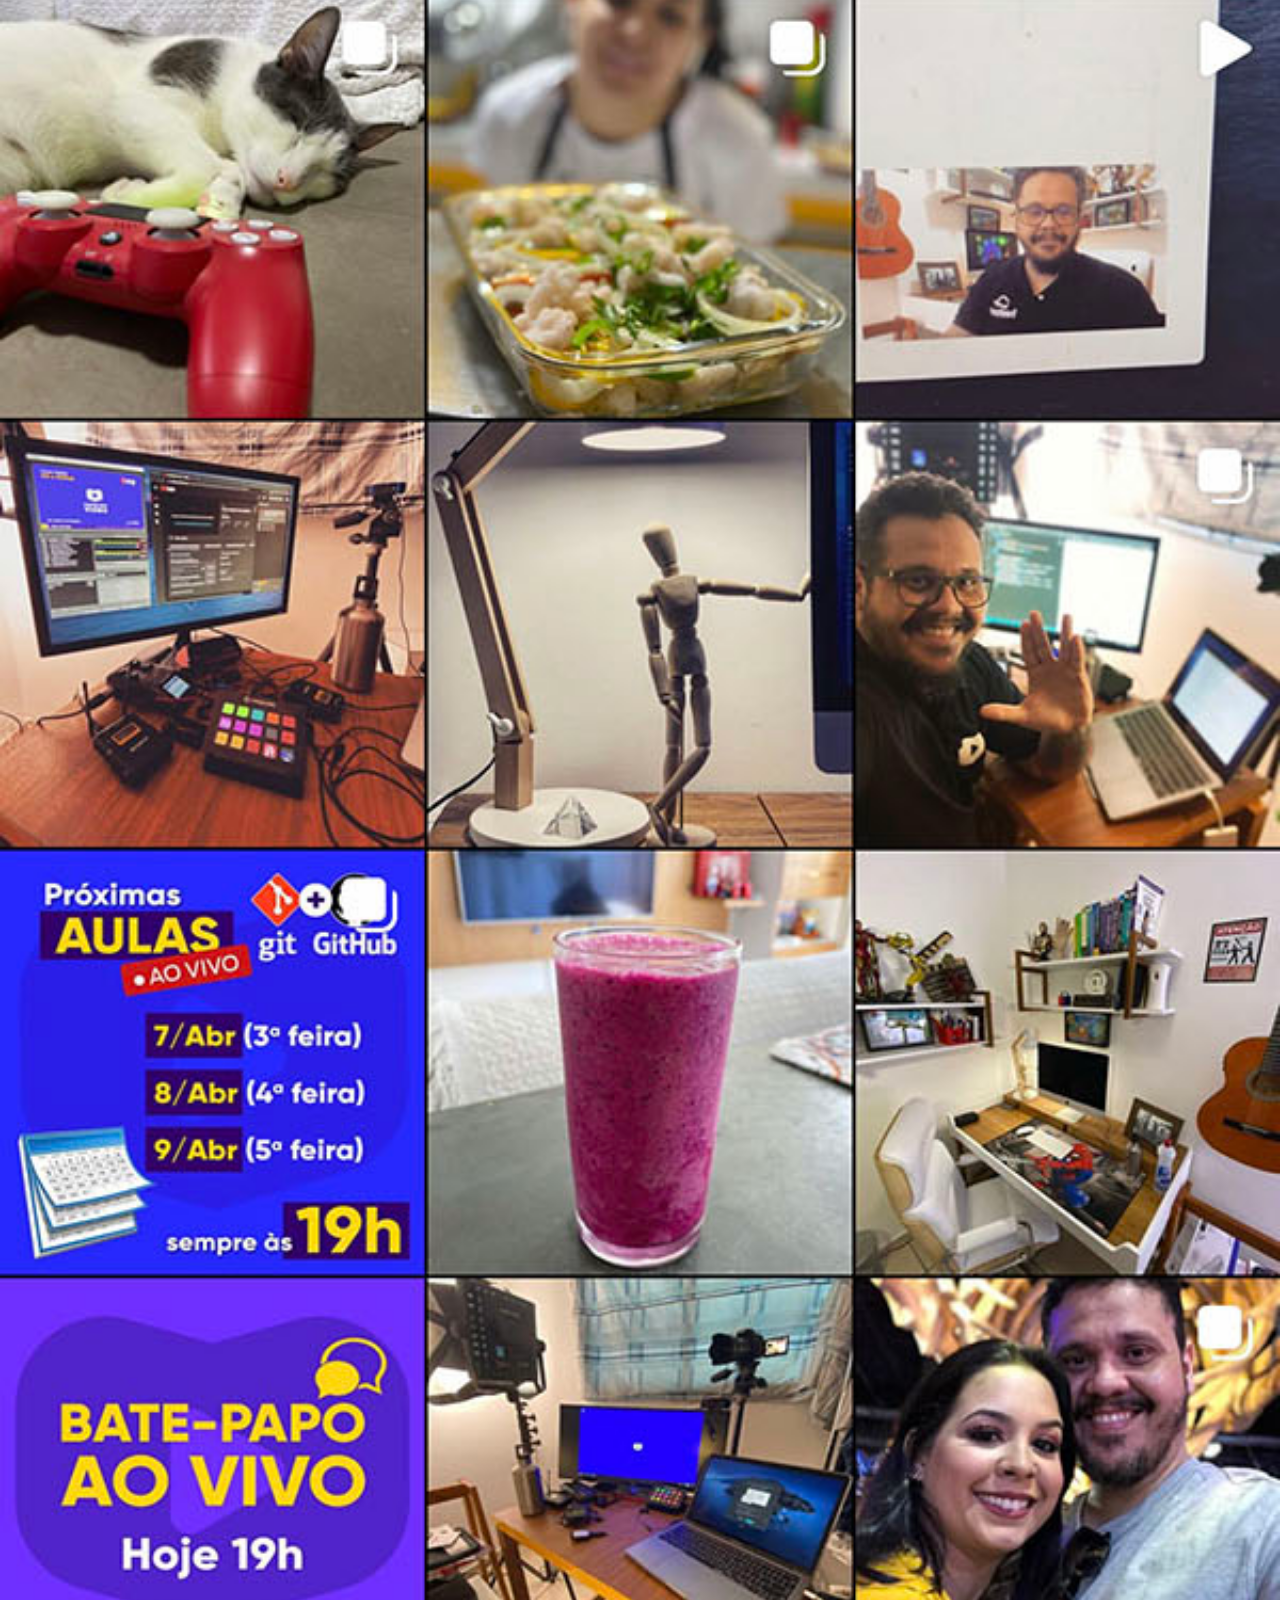
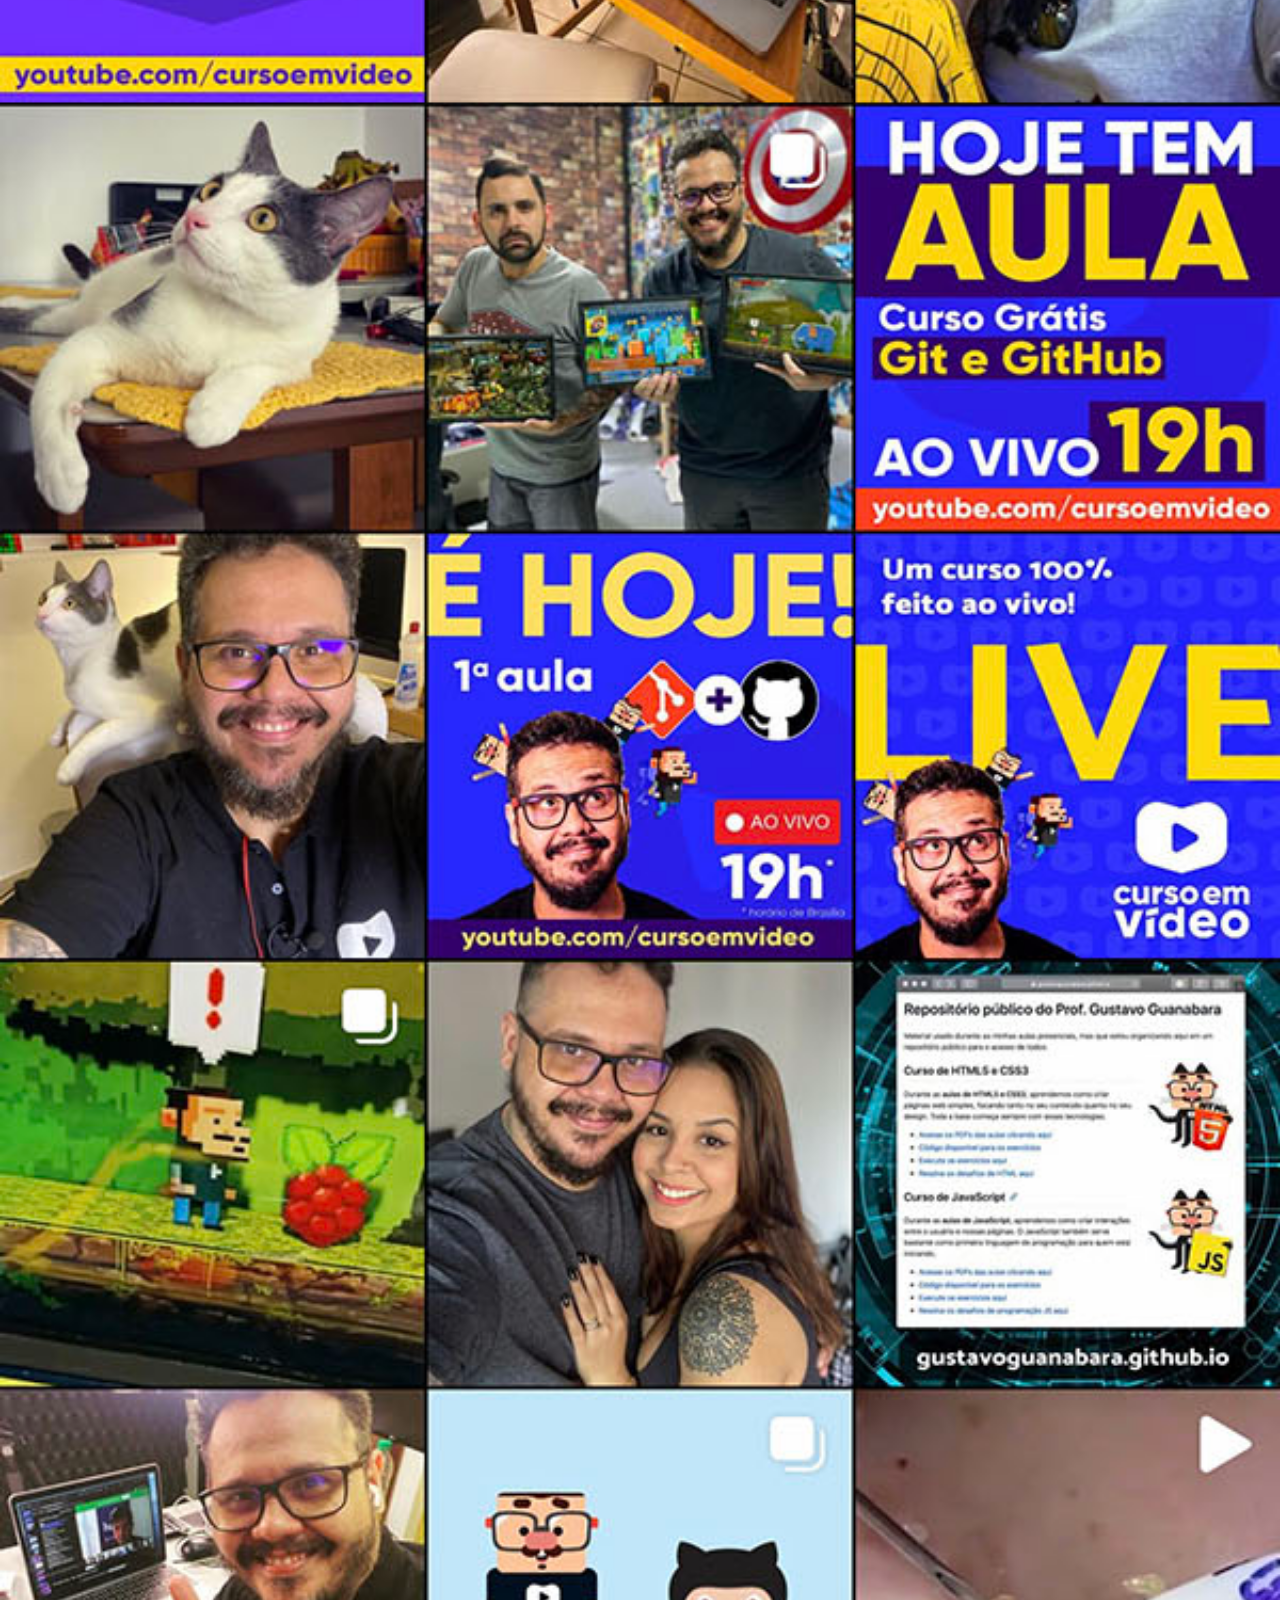
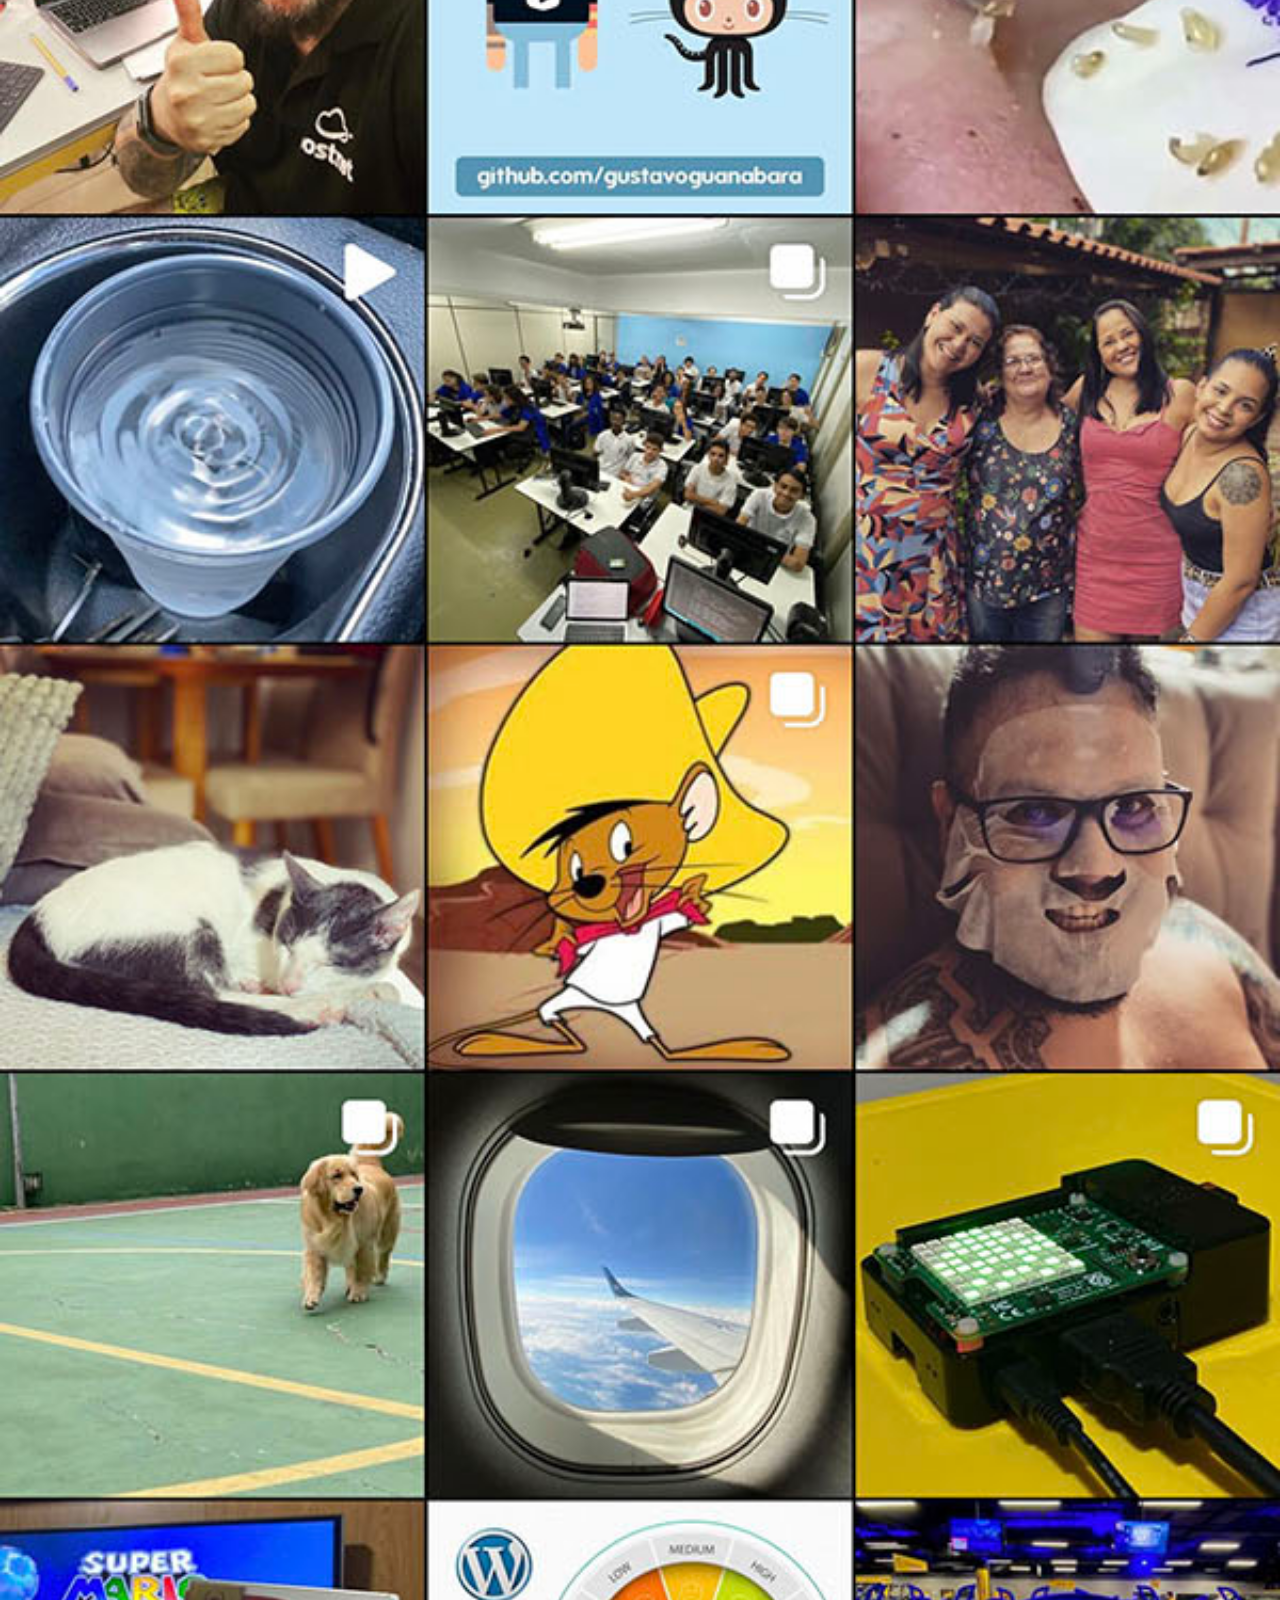
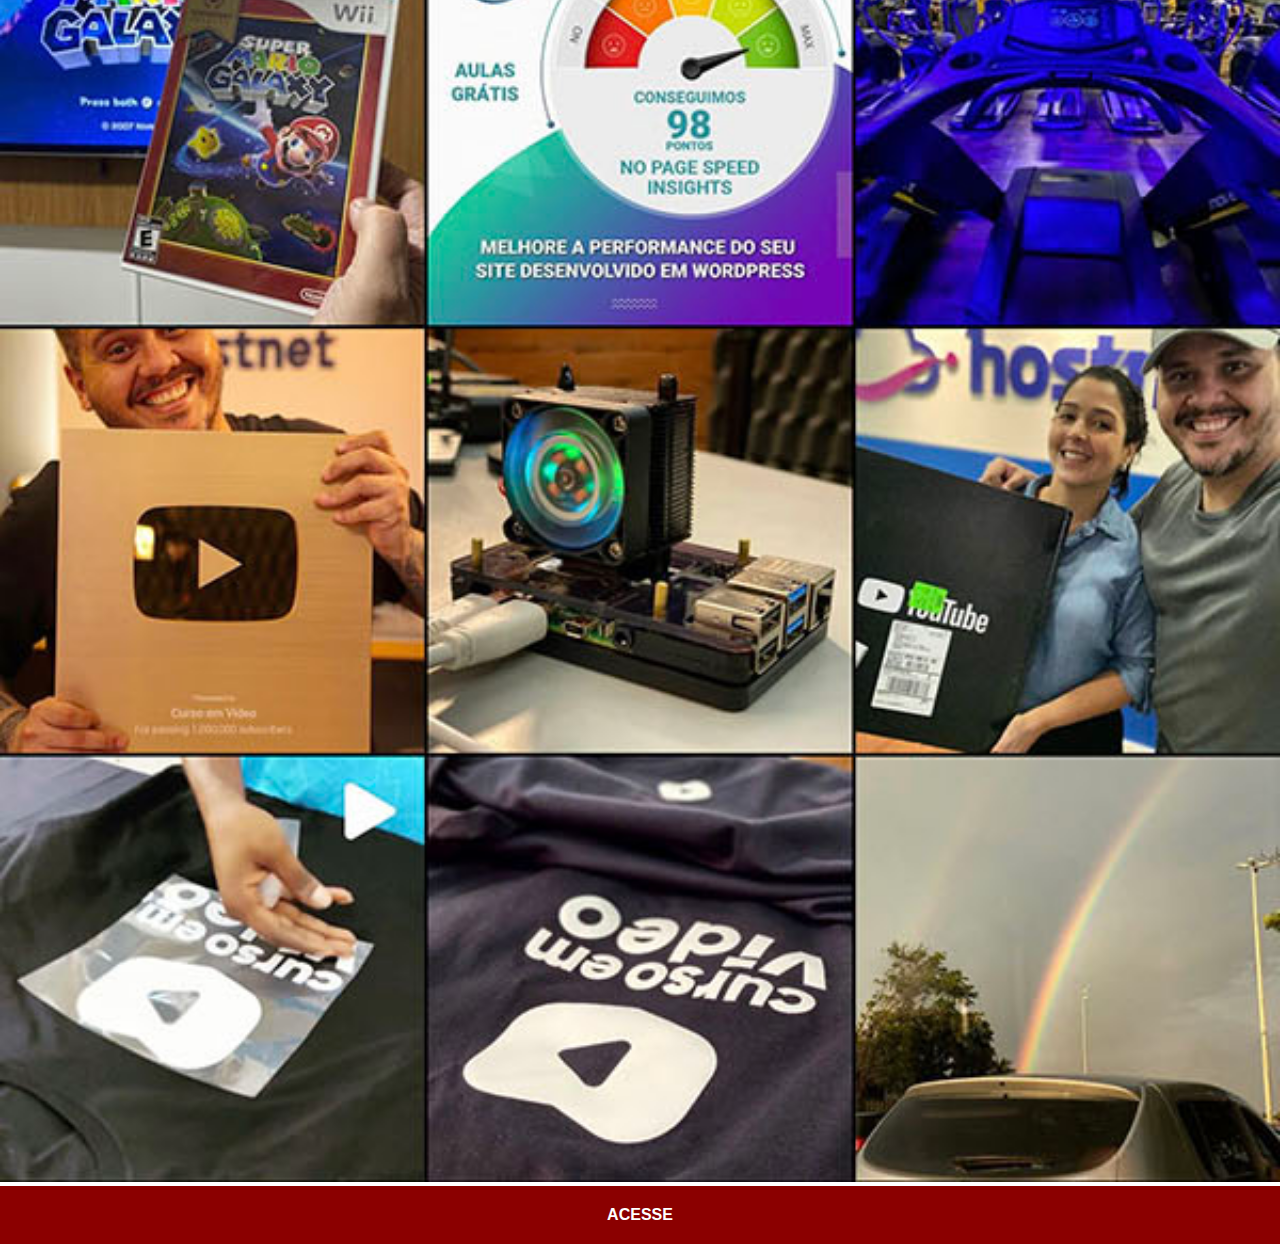
<file: instagram.html>
<!DOCTYPE html>
<html lang="pt-br">
<head>
    <meta charset="UTF-8">
    <meta name="viewport" content="width=device-width, initial-scale=1.0">
    <title>Instagram</title>
    <link rel="stylesheet" href="estilo/social.css">
</head>
<body>
    <img src="imagens/tela-instagram.jpg" alt="Instagram">
    <a href="https://www.instagram.com/gustavoguanabara/" target="_blank">ACESSE</a>
</body>
</html>
</file>
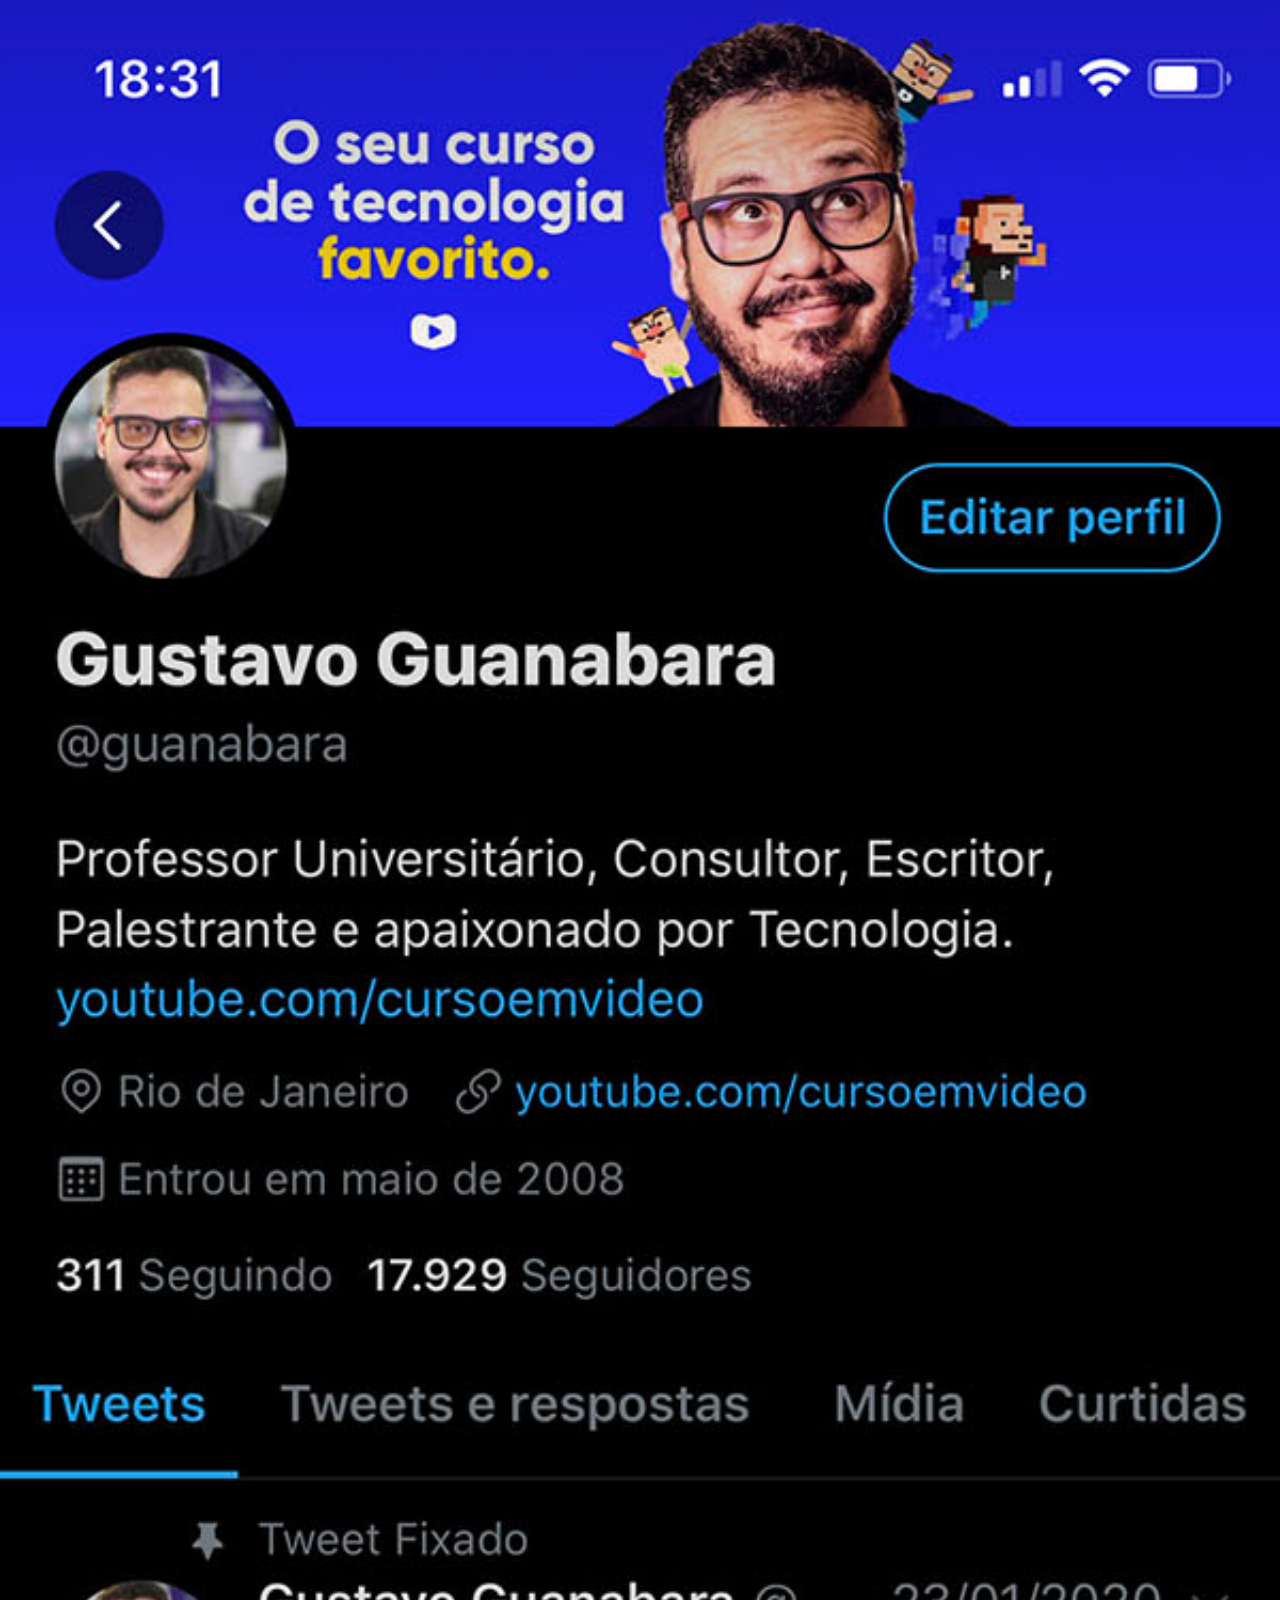
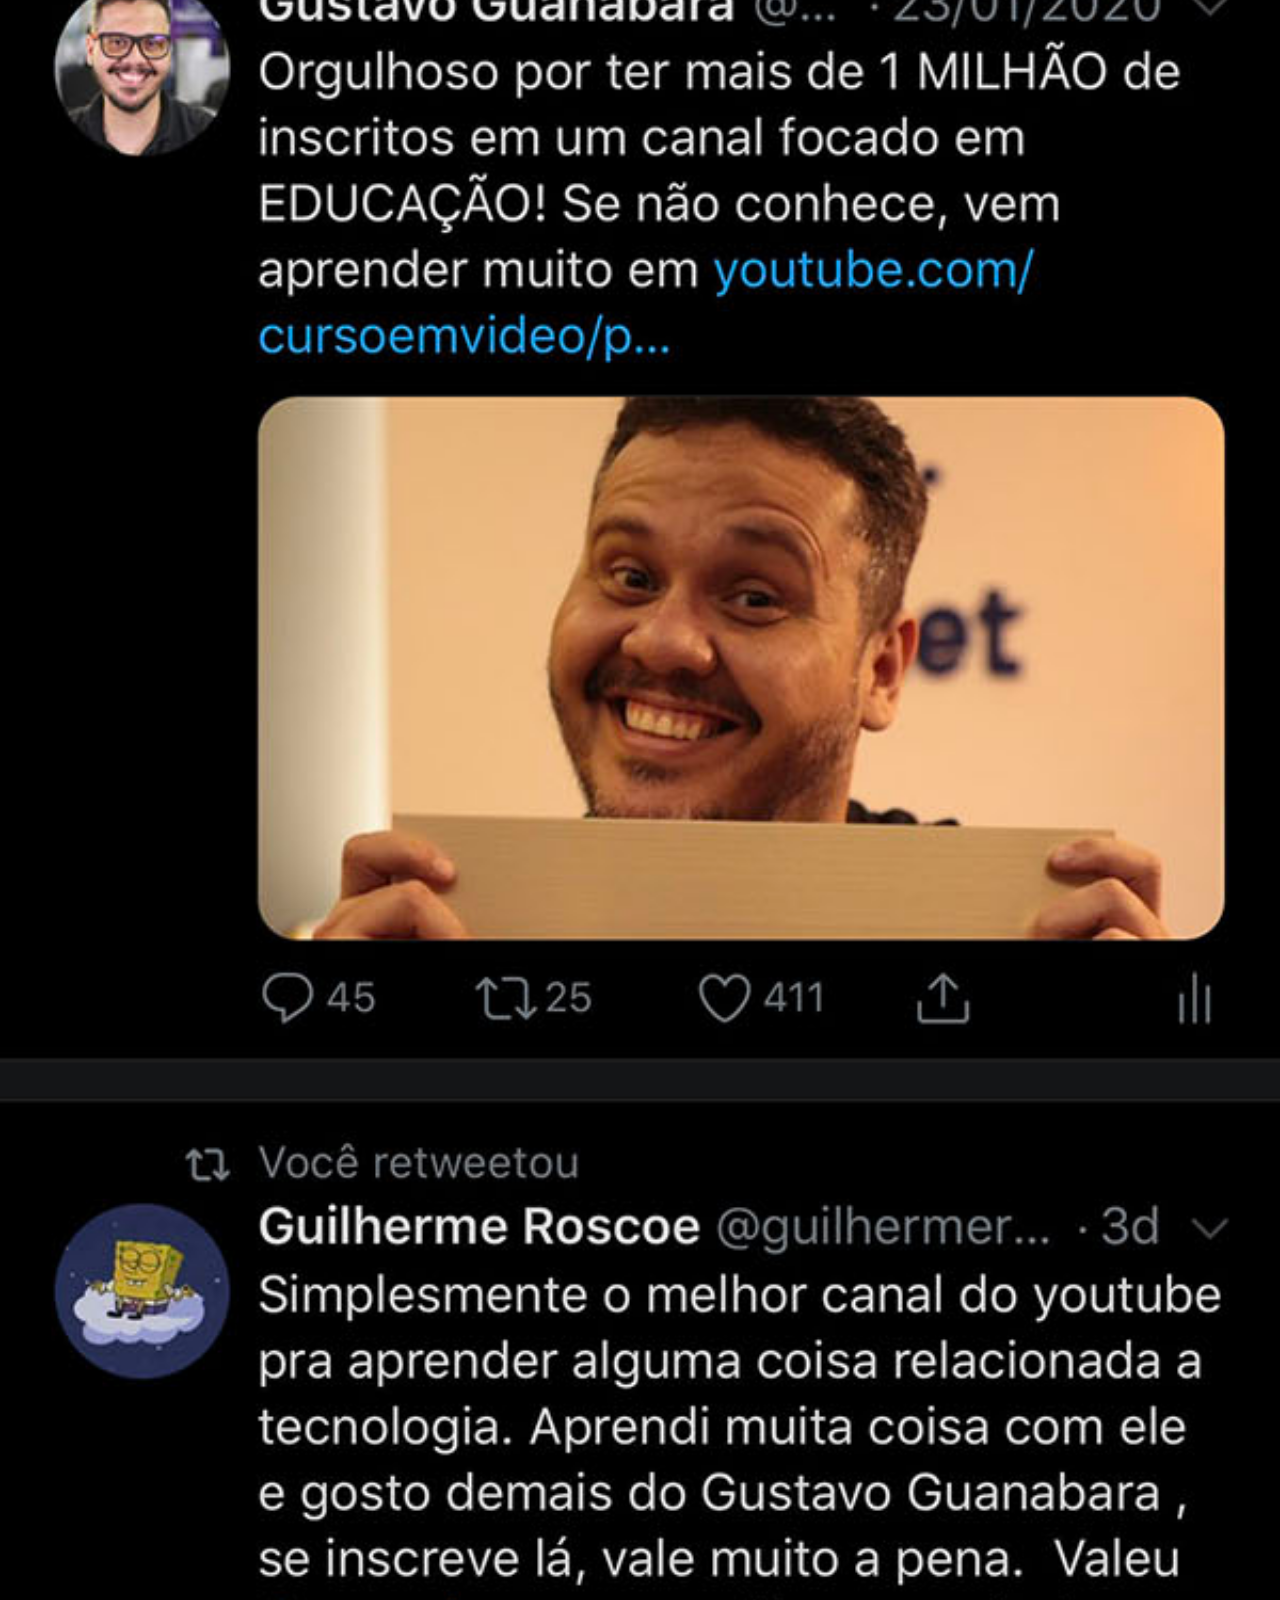
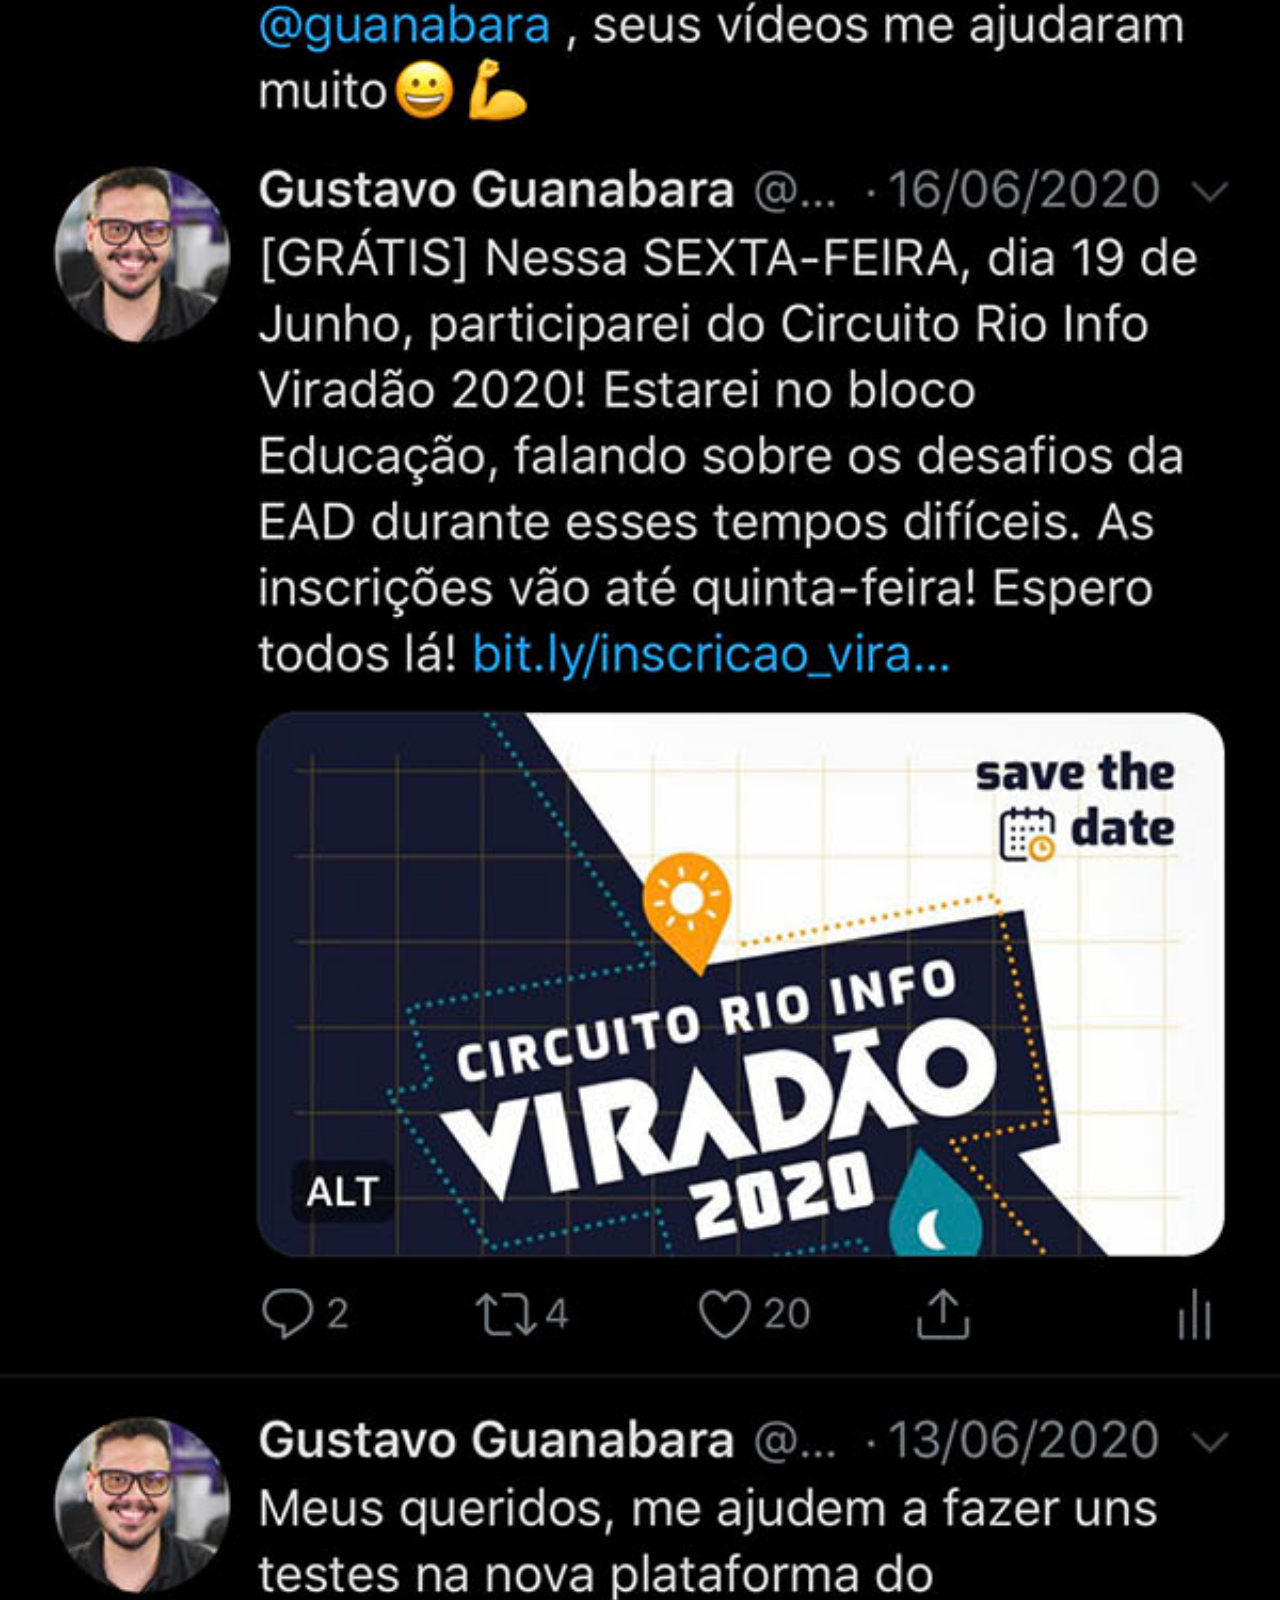
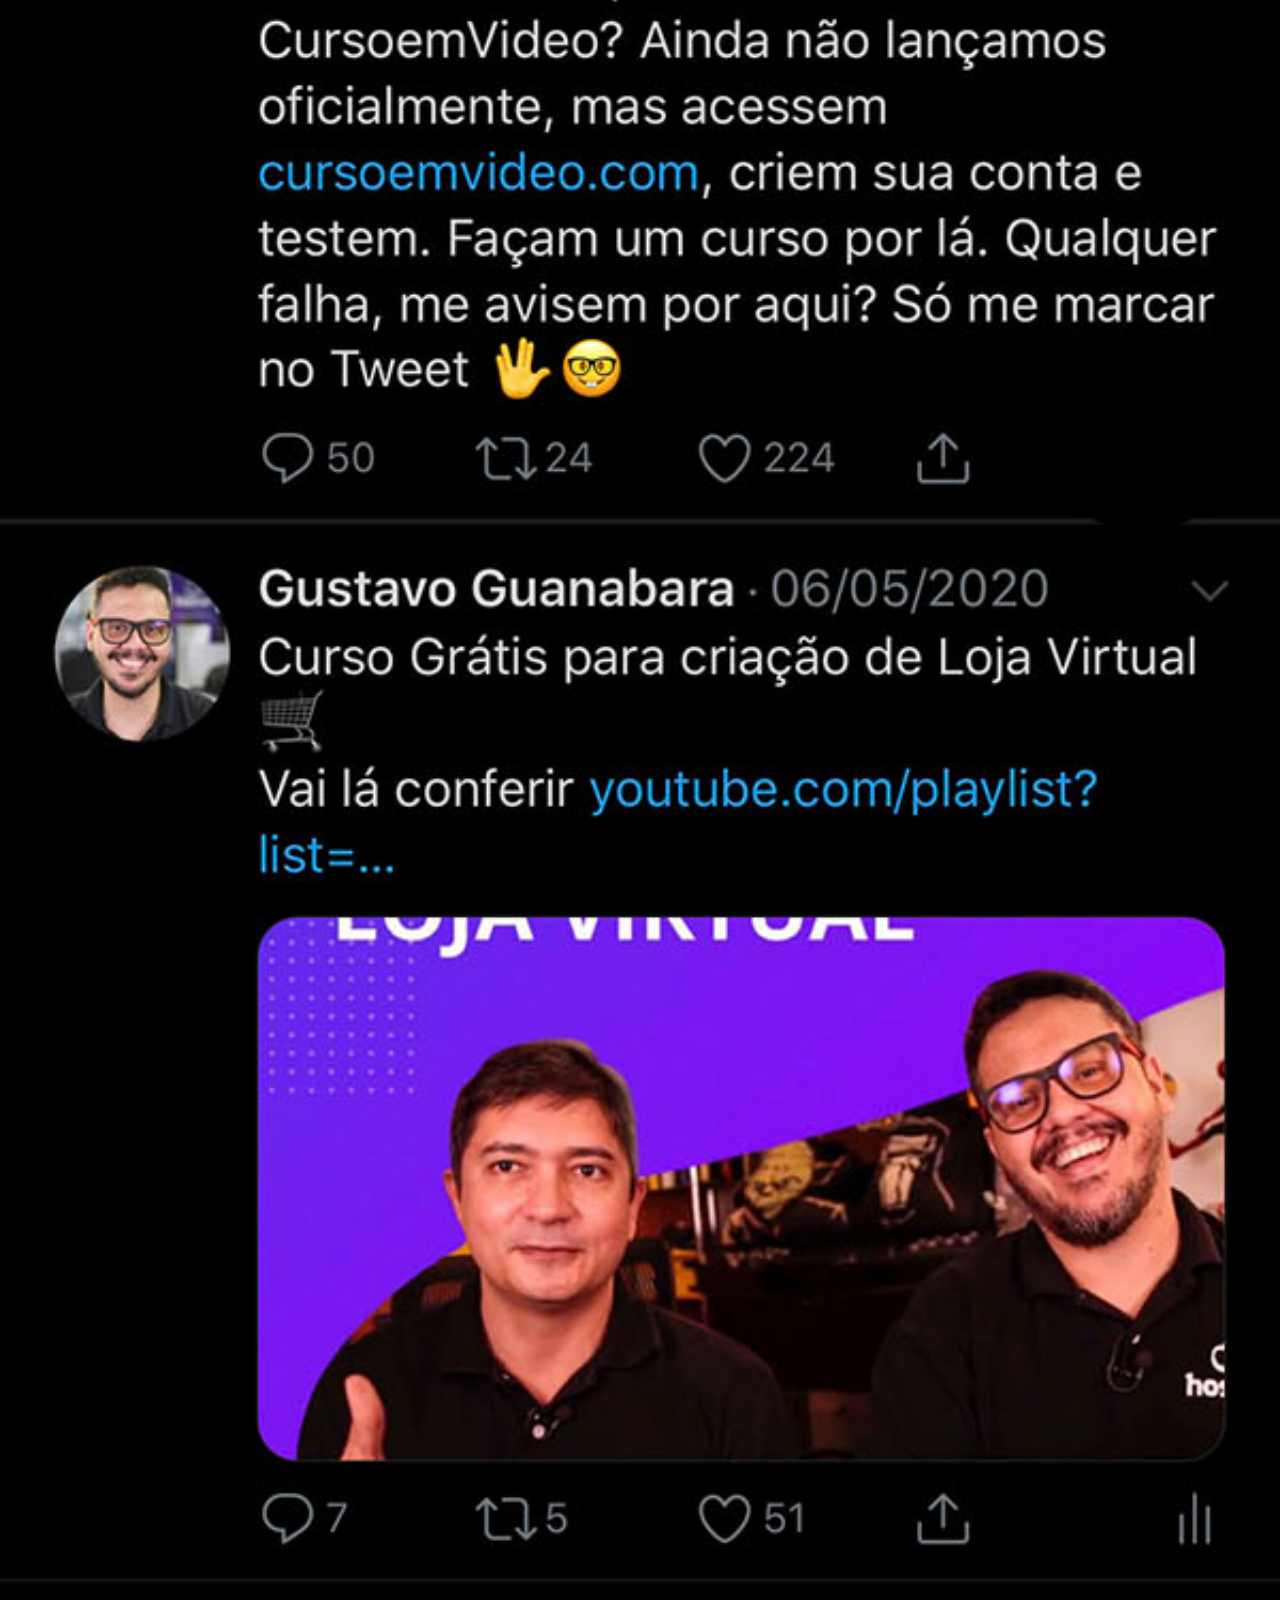
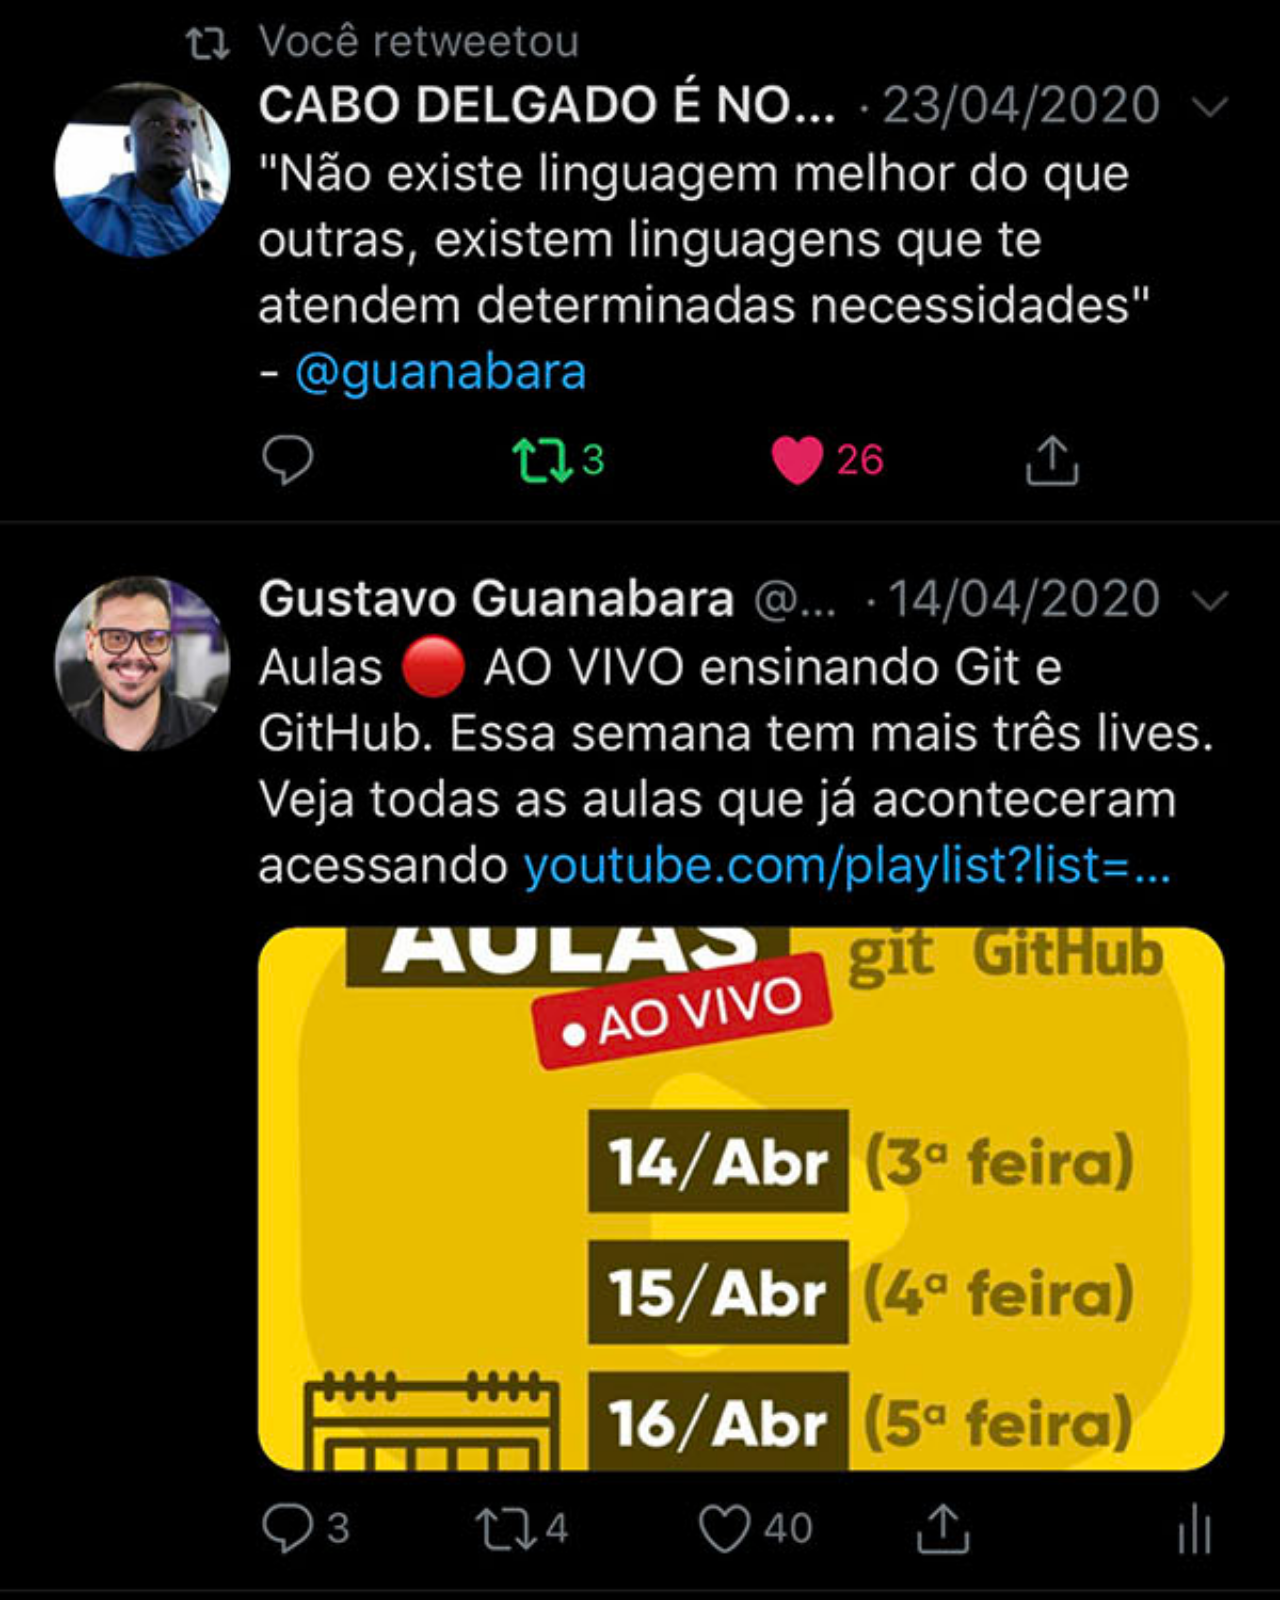
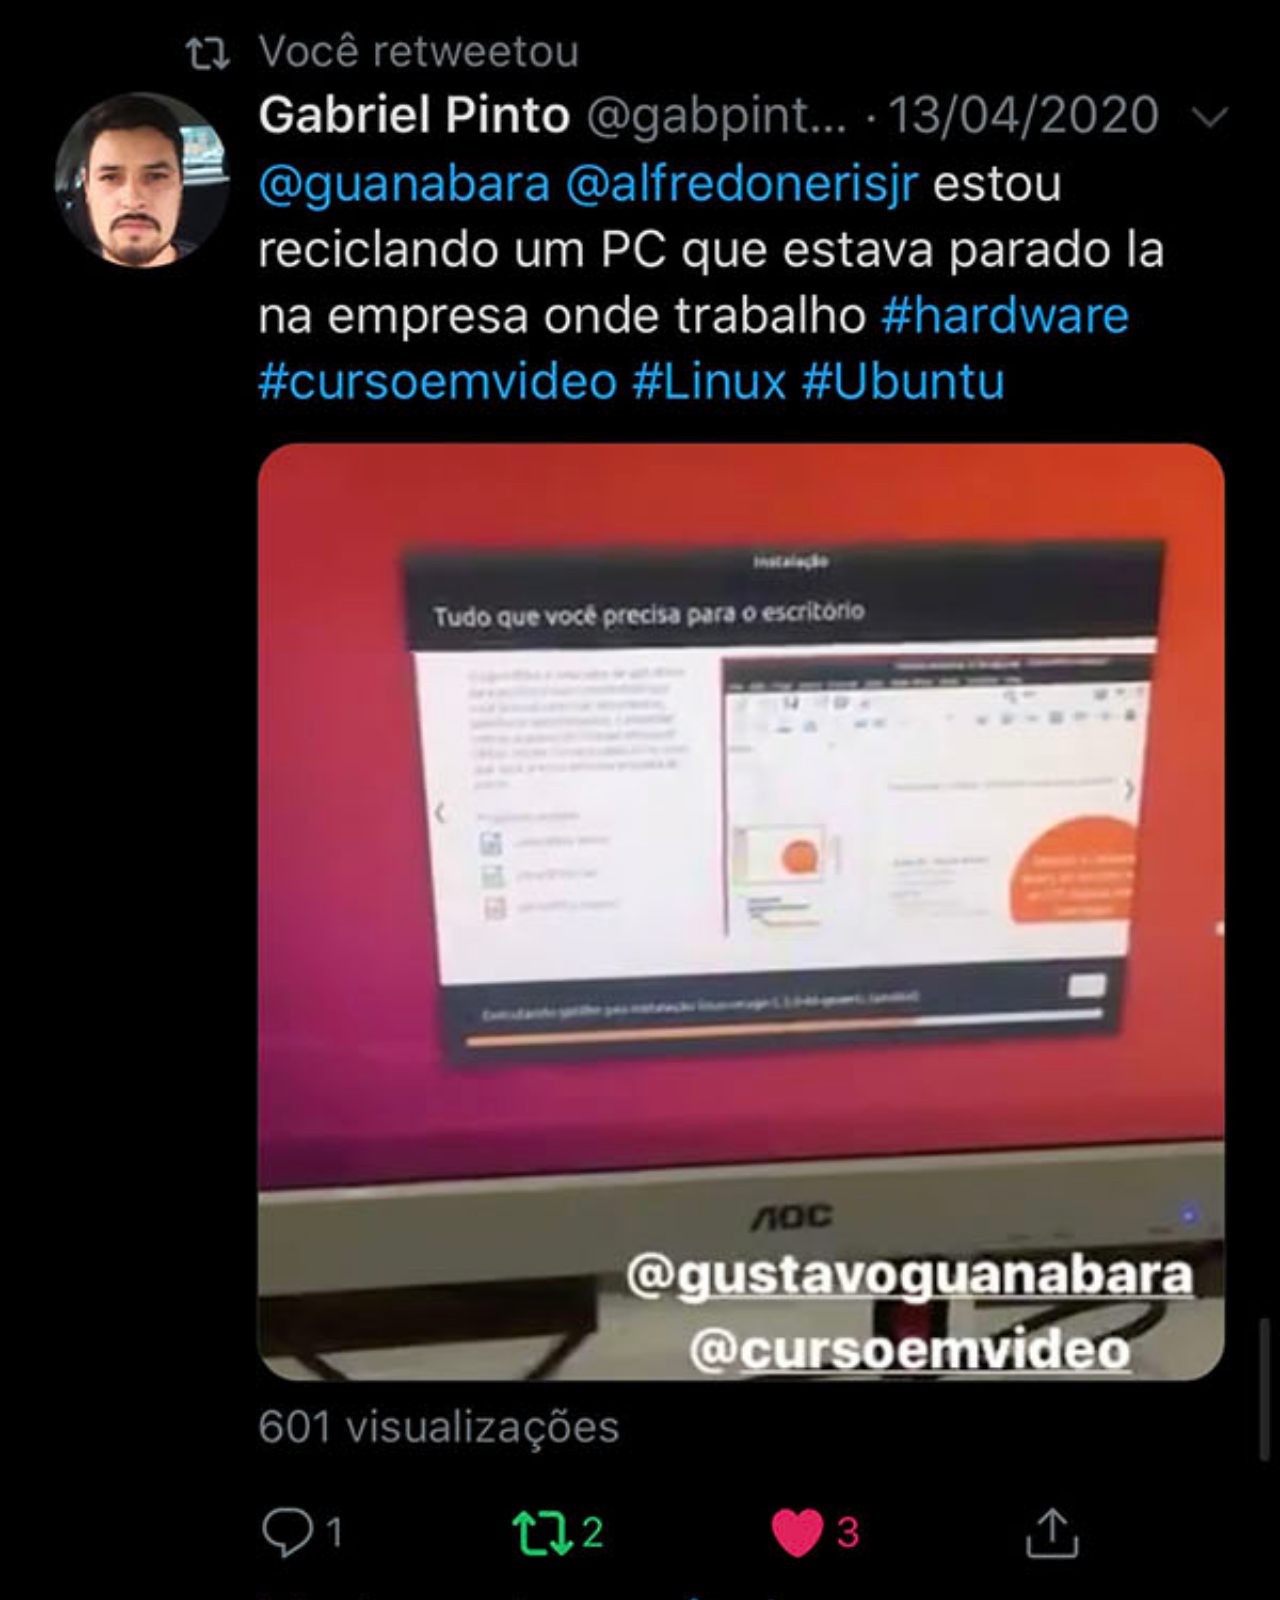
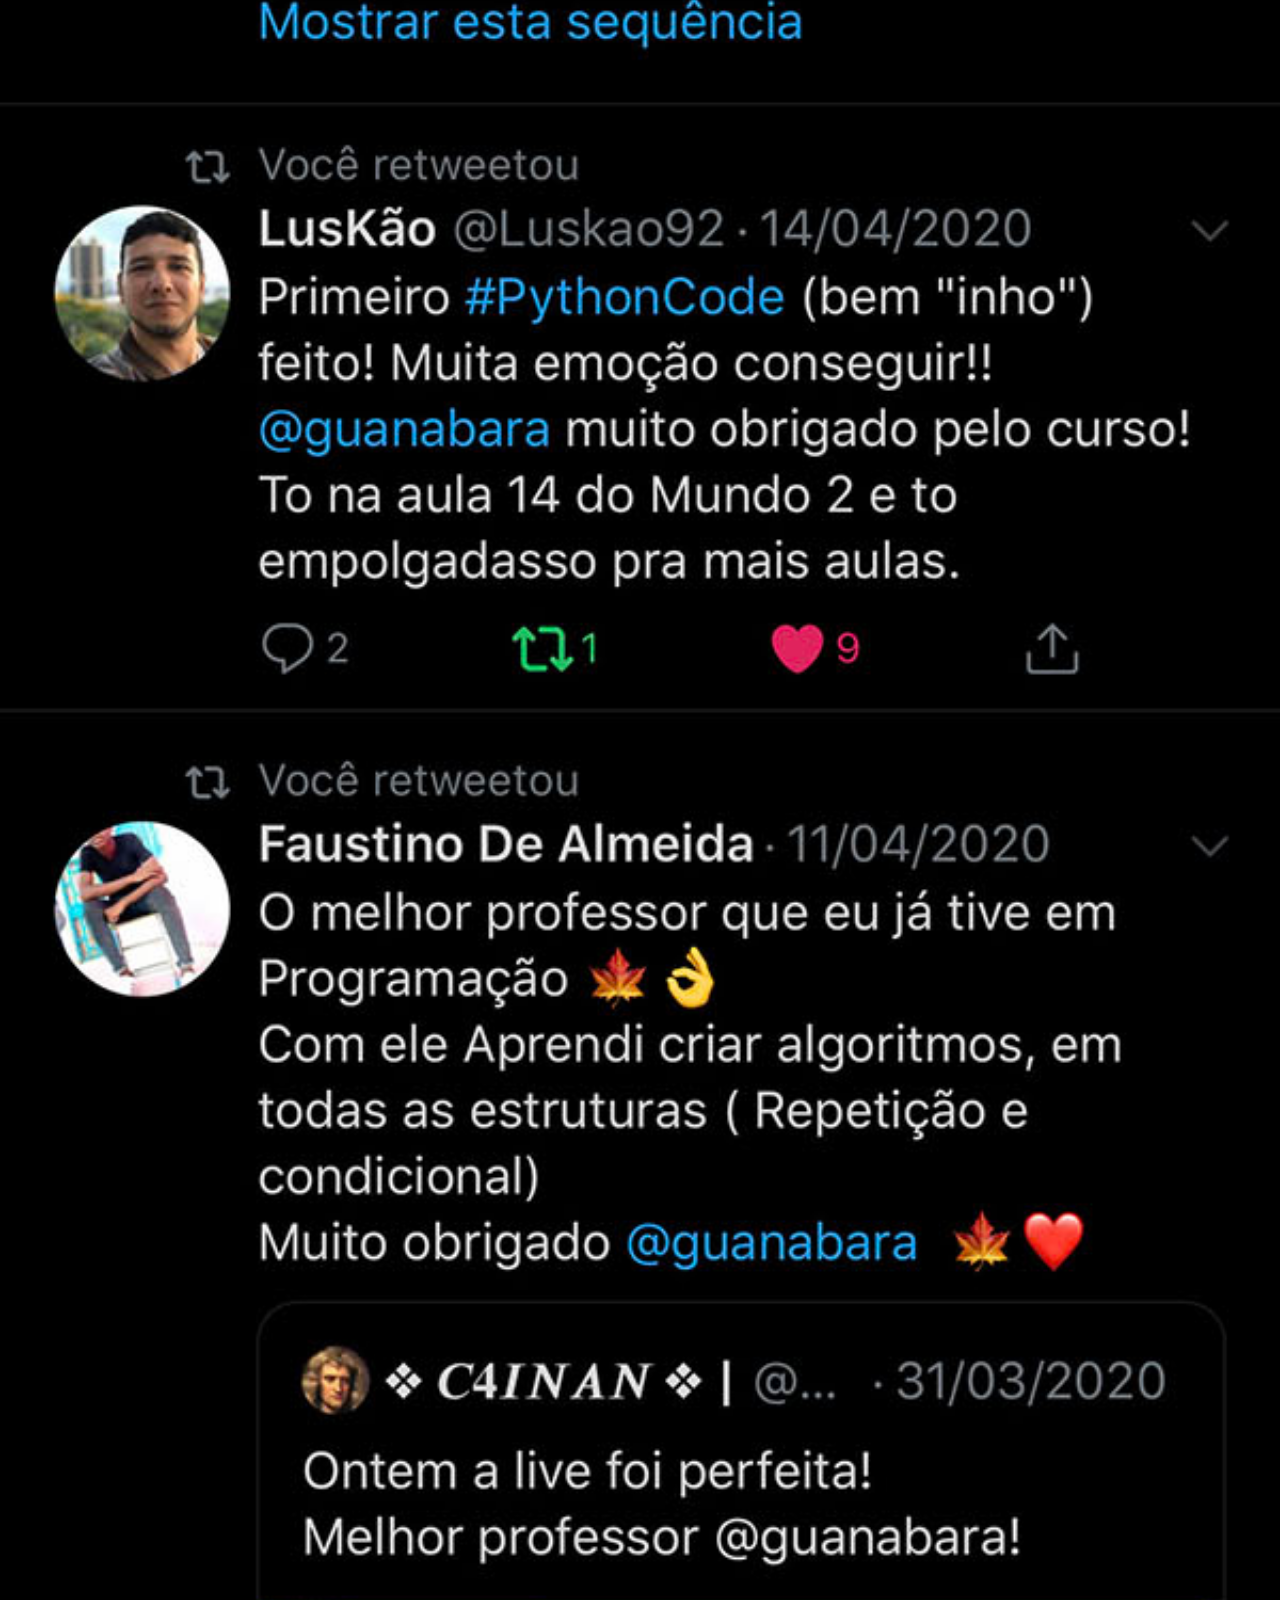
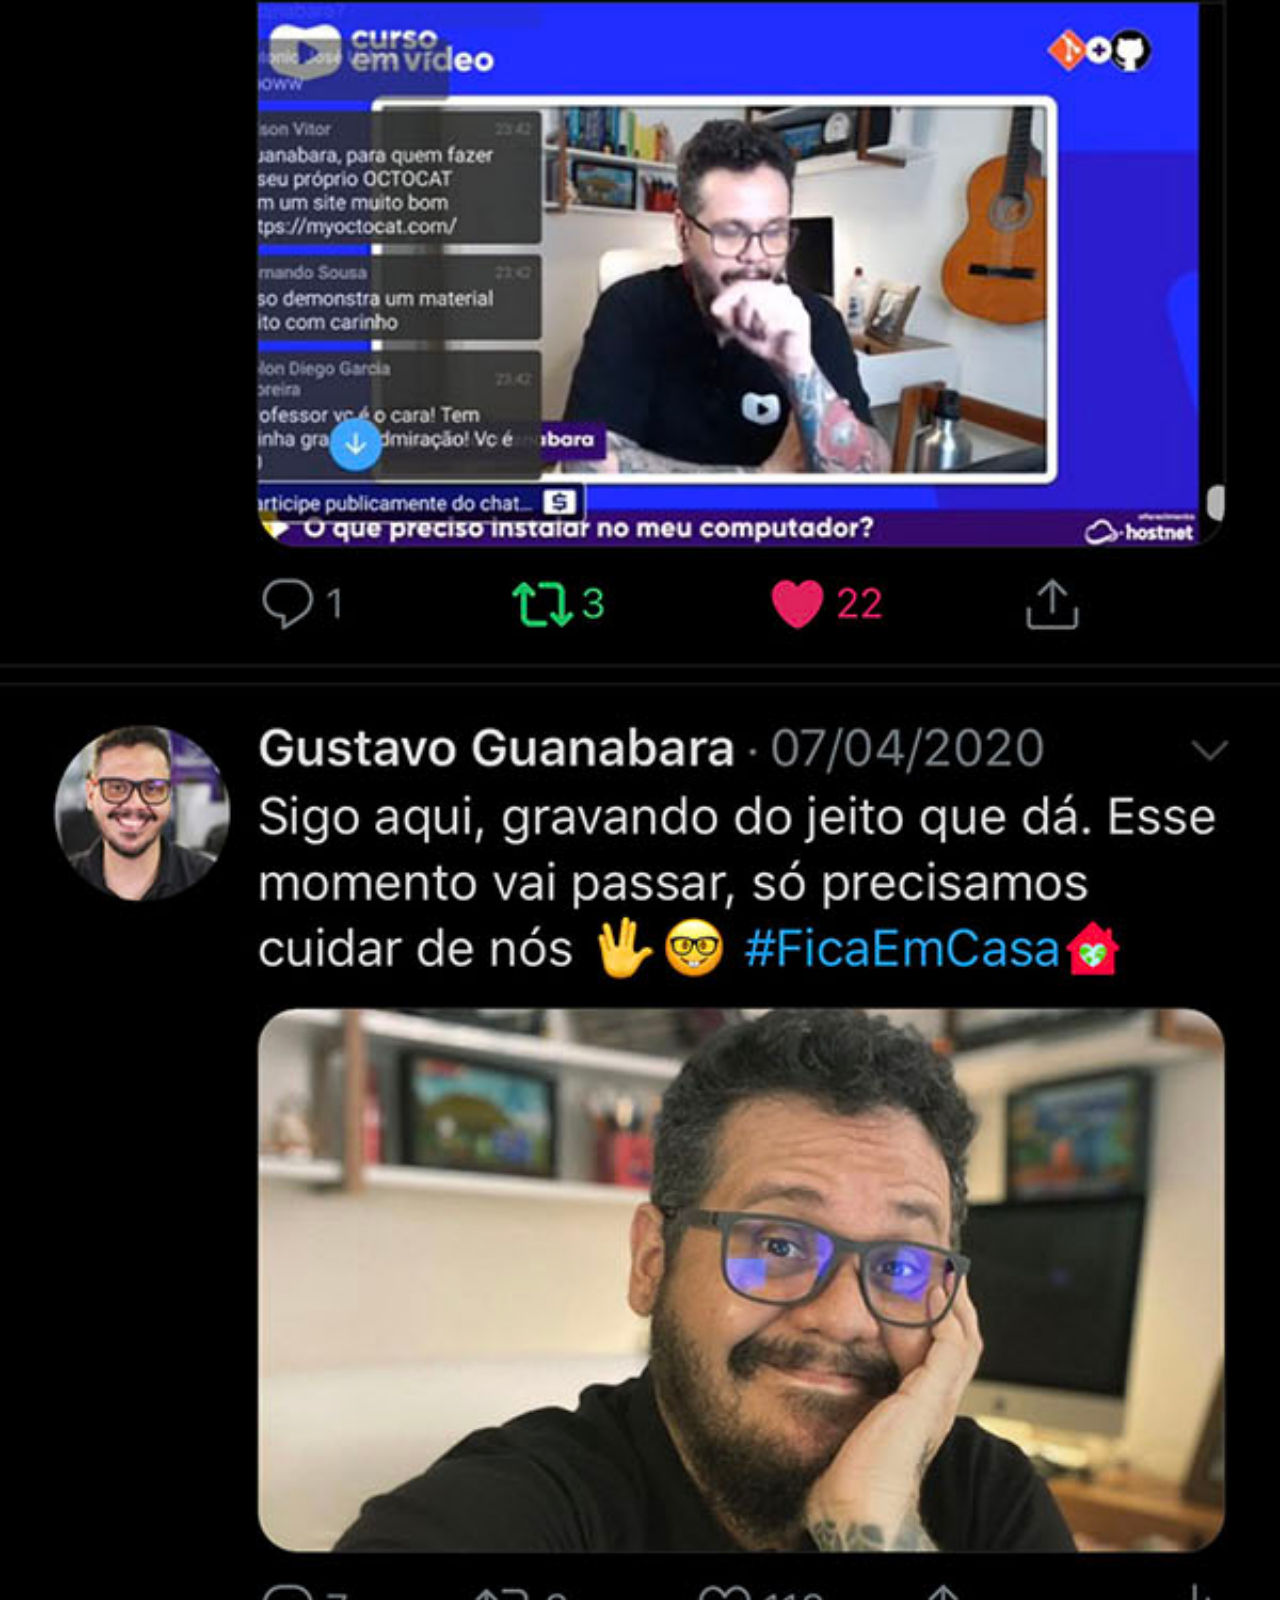
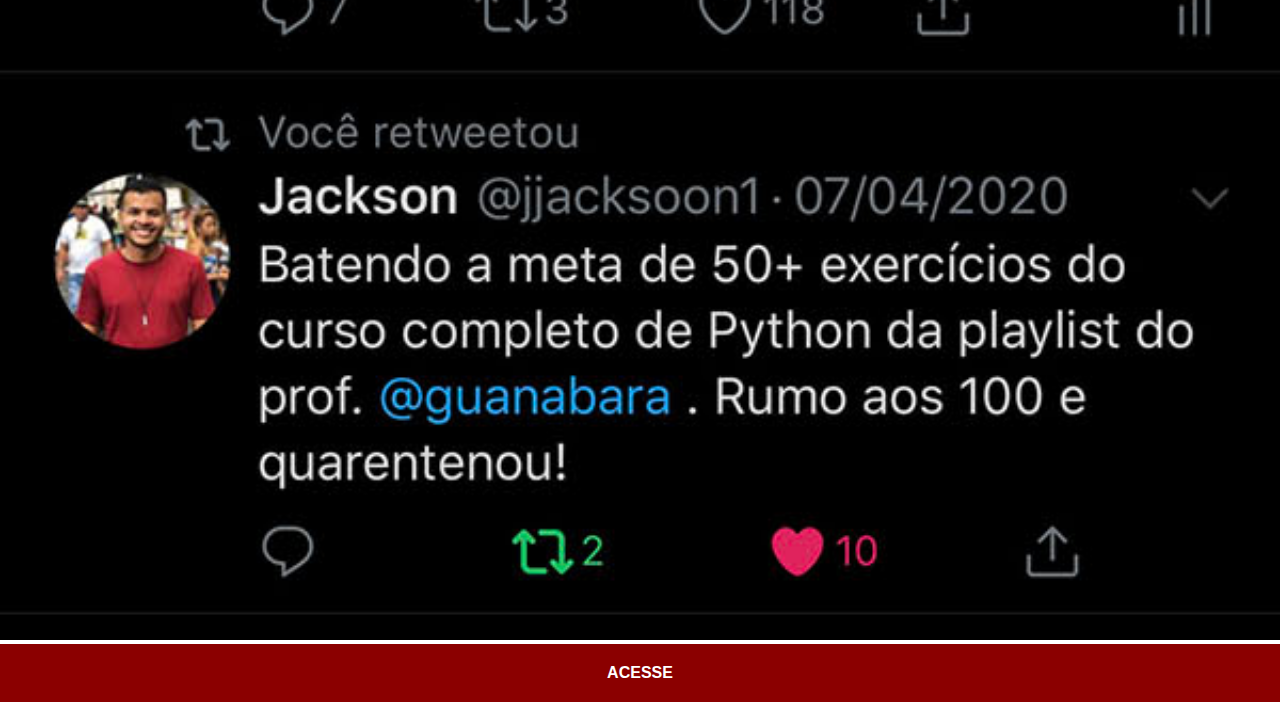
<file: twitter.html>
<!DOCTYPE html>
<html lang="pt-br">
<head>
    <meta charset="UTF-8">
    <meta name="viewport" content="width=device-width, initial-scale=1.0">
    <title>Twitter</title>
    <link rel="stylesheet" href="estilo/social.css">
</head>
<body>
    <img src="imagens/tela-twitter.jpg" alt="Twitter">
    <a href="">ACESSE</a>
</body>
</html>
</file>
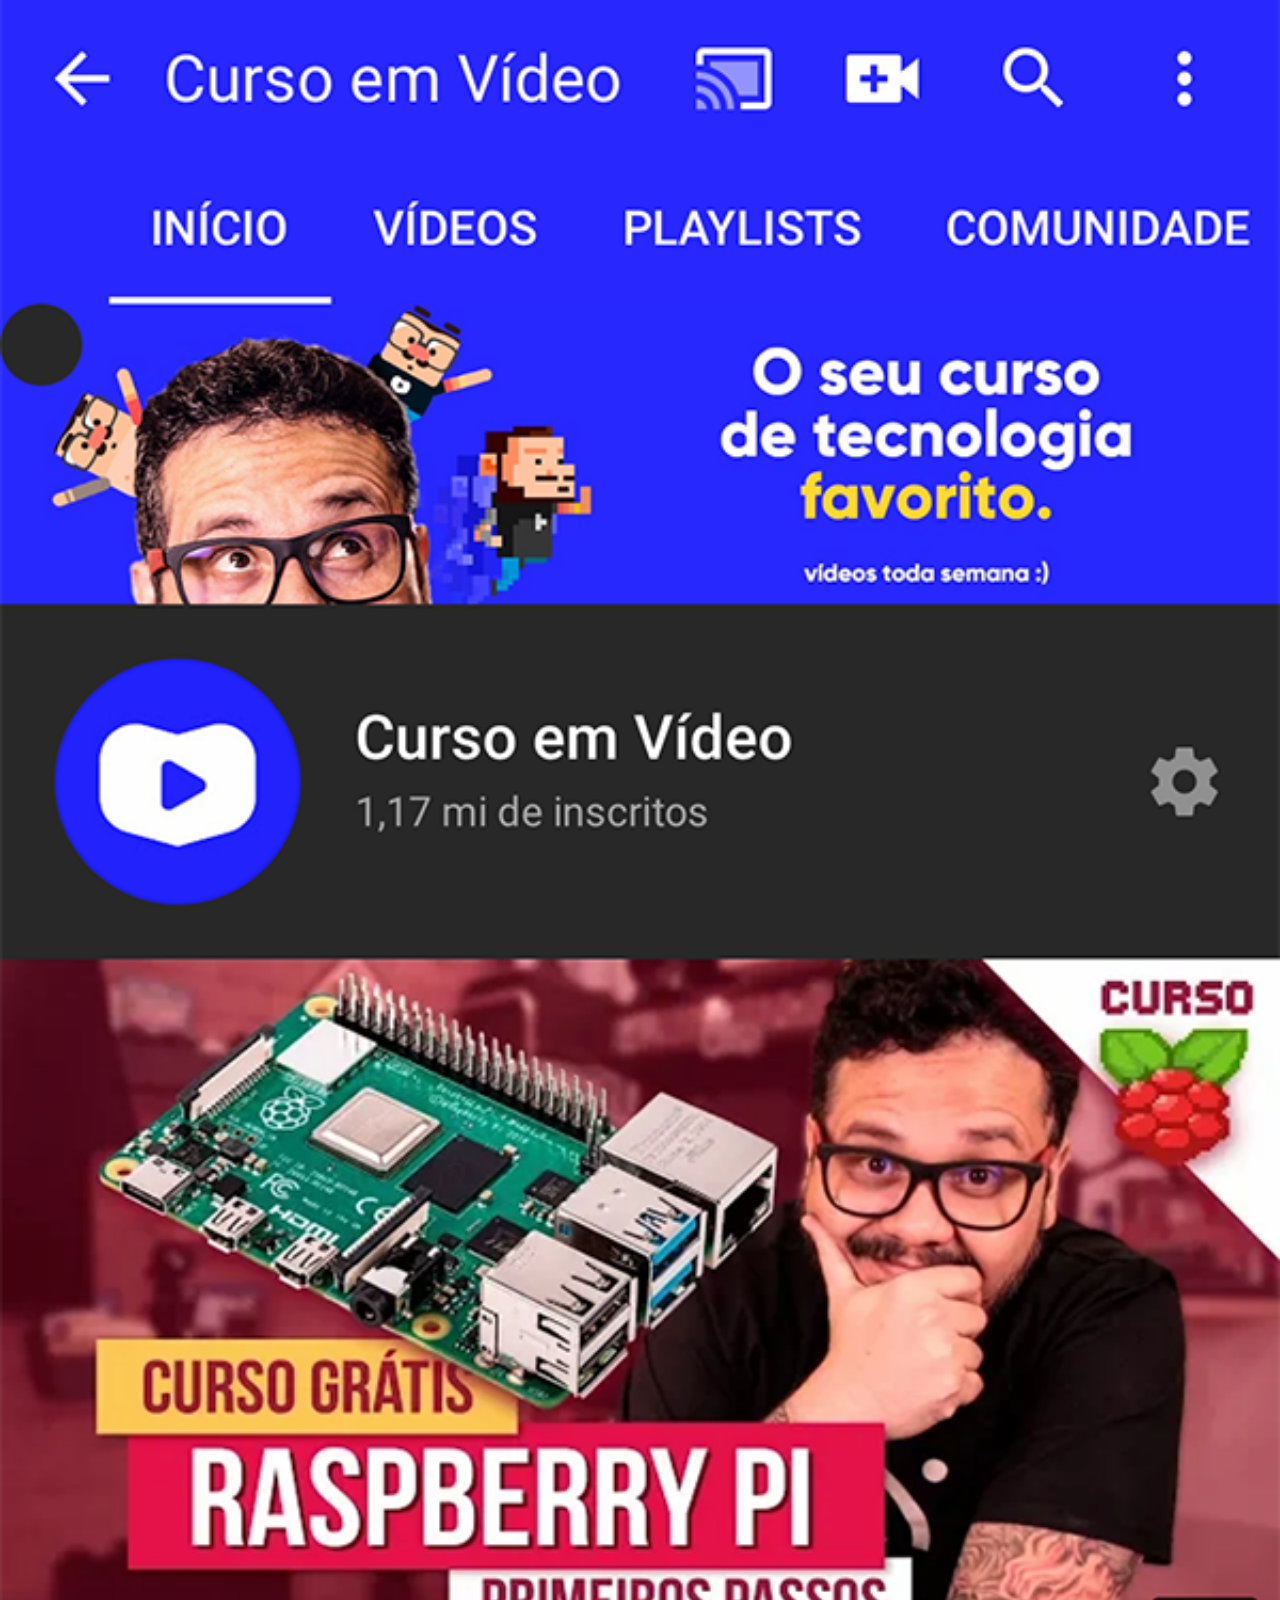
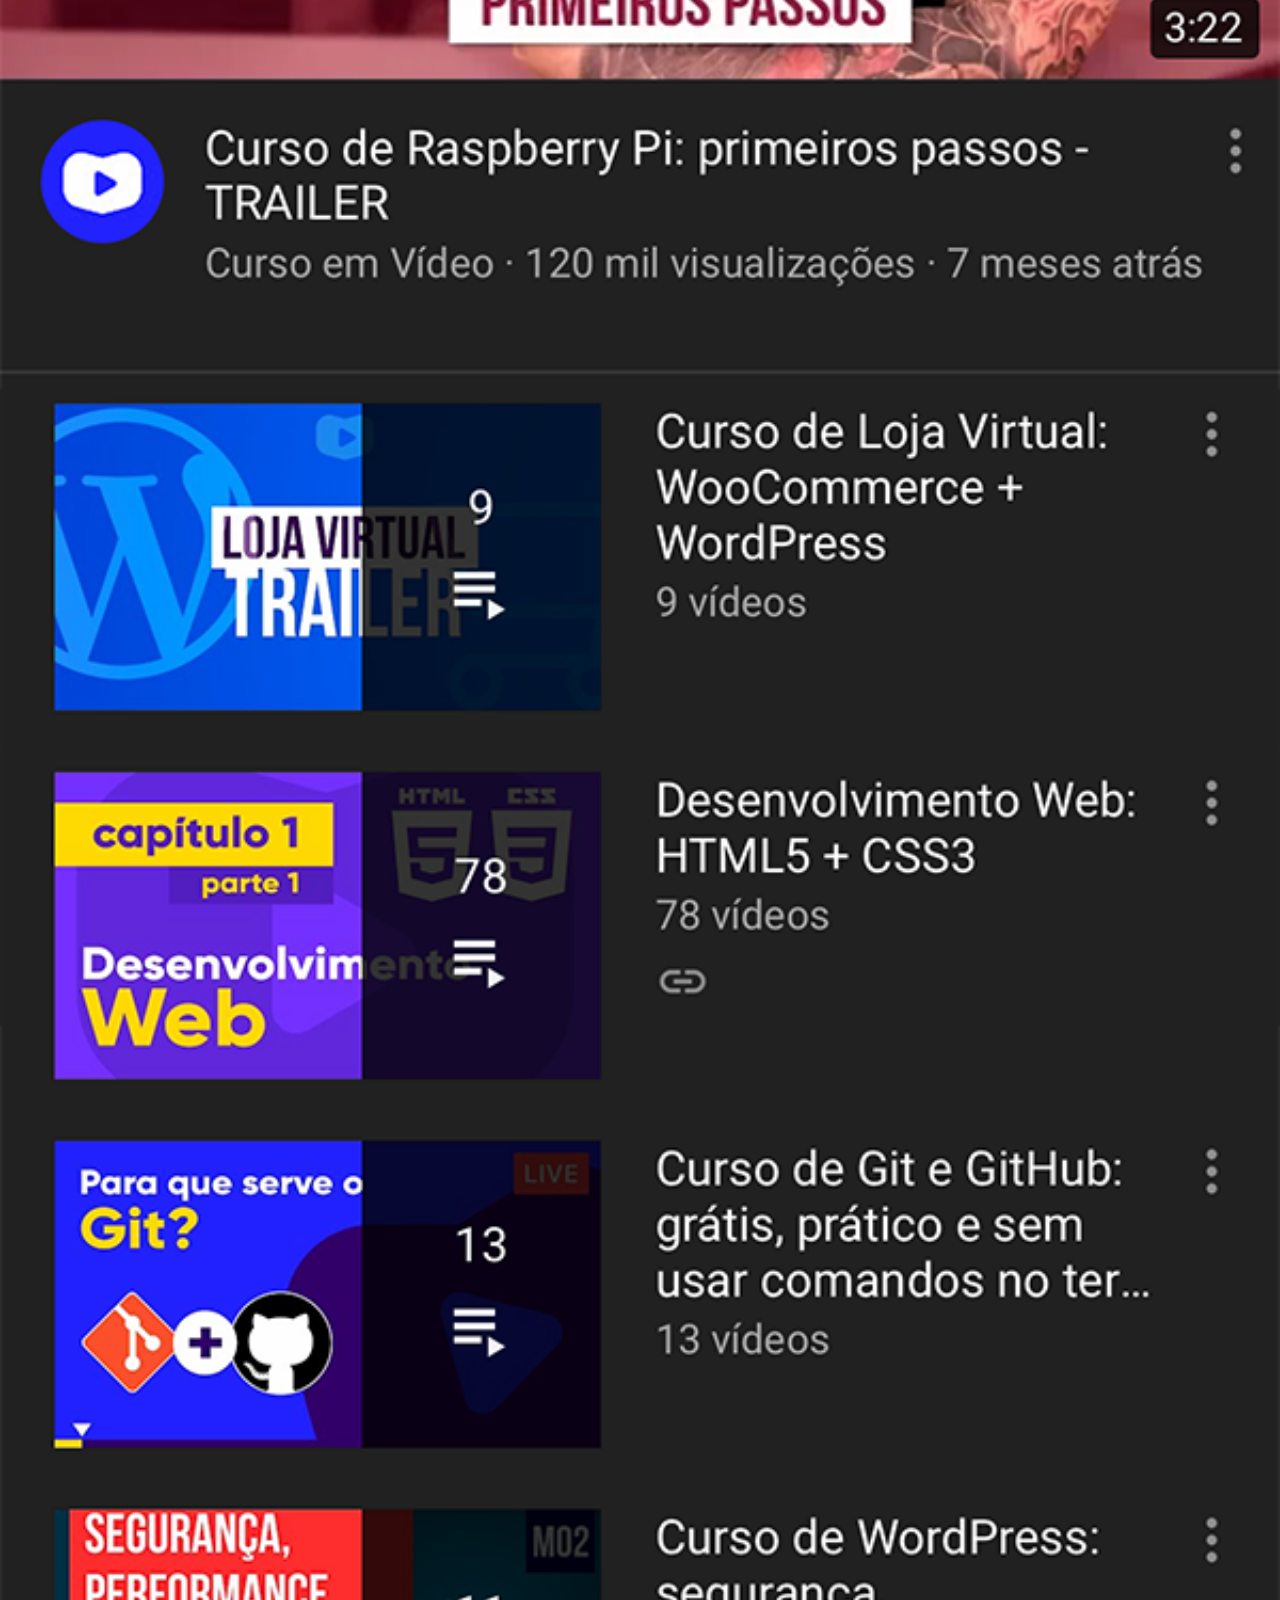
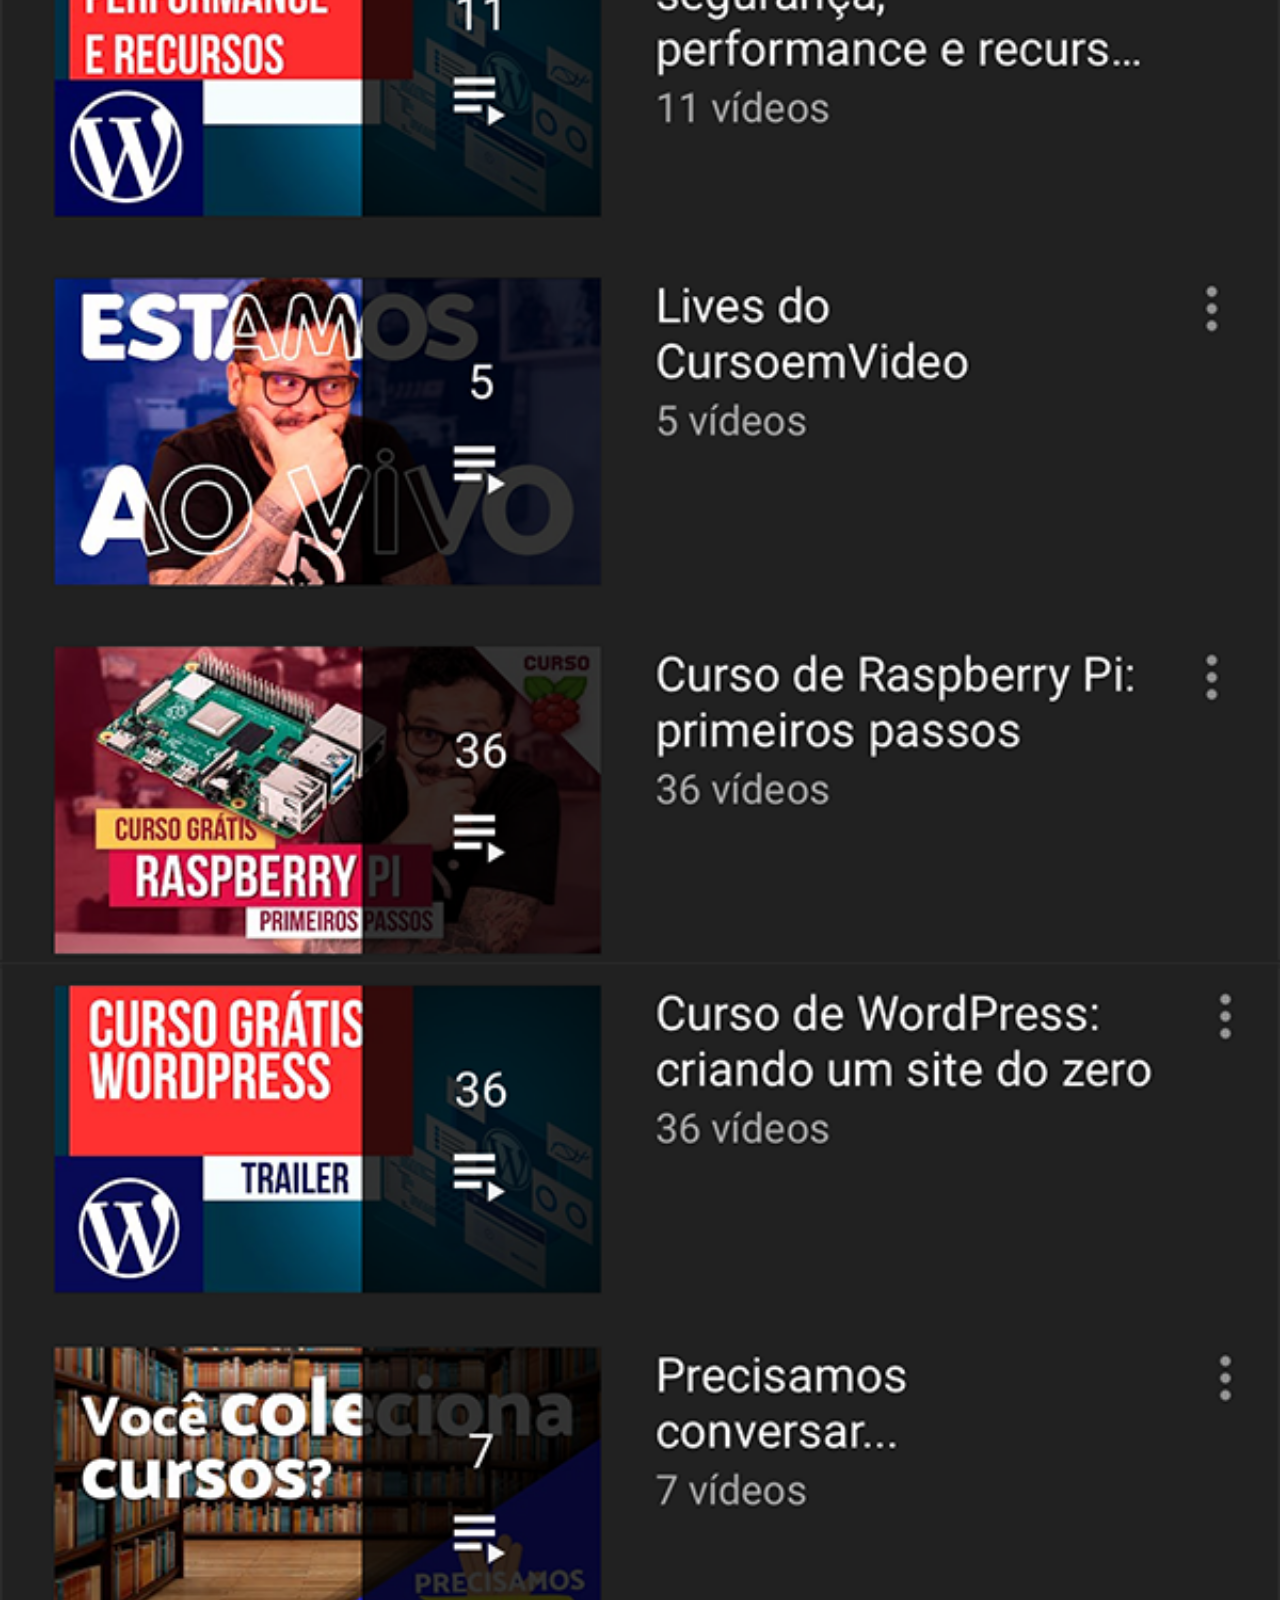
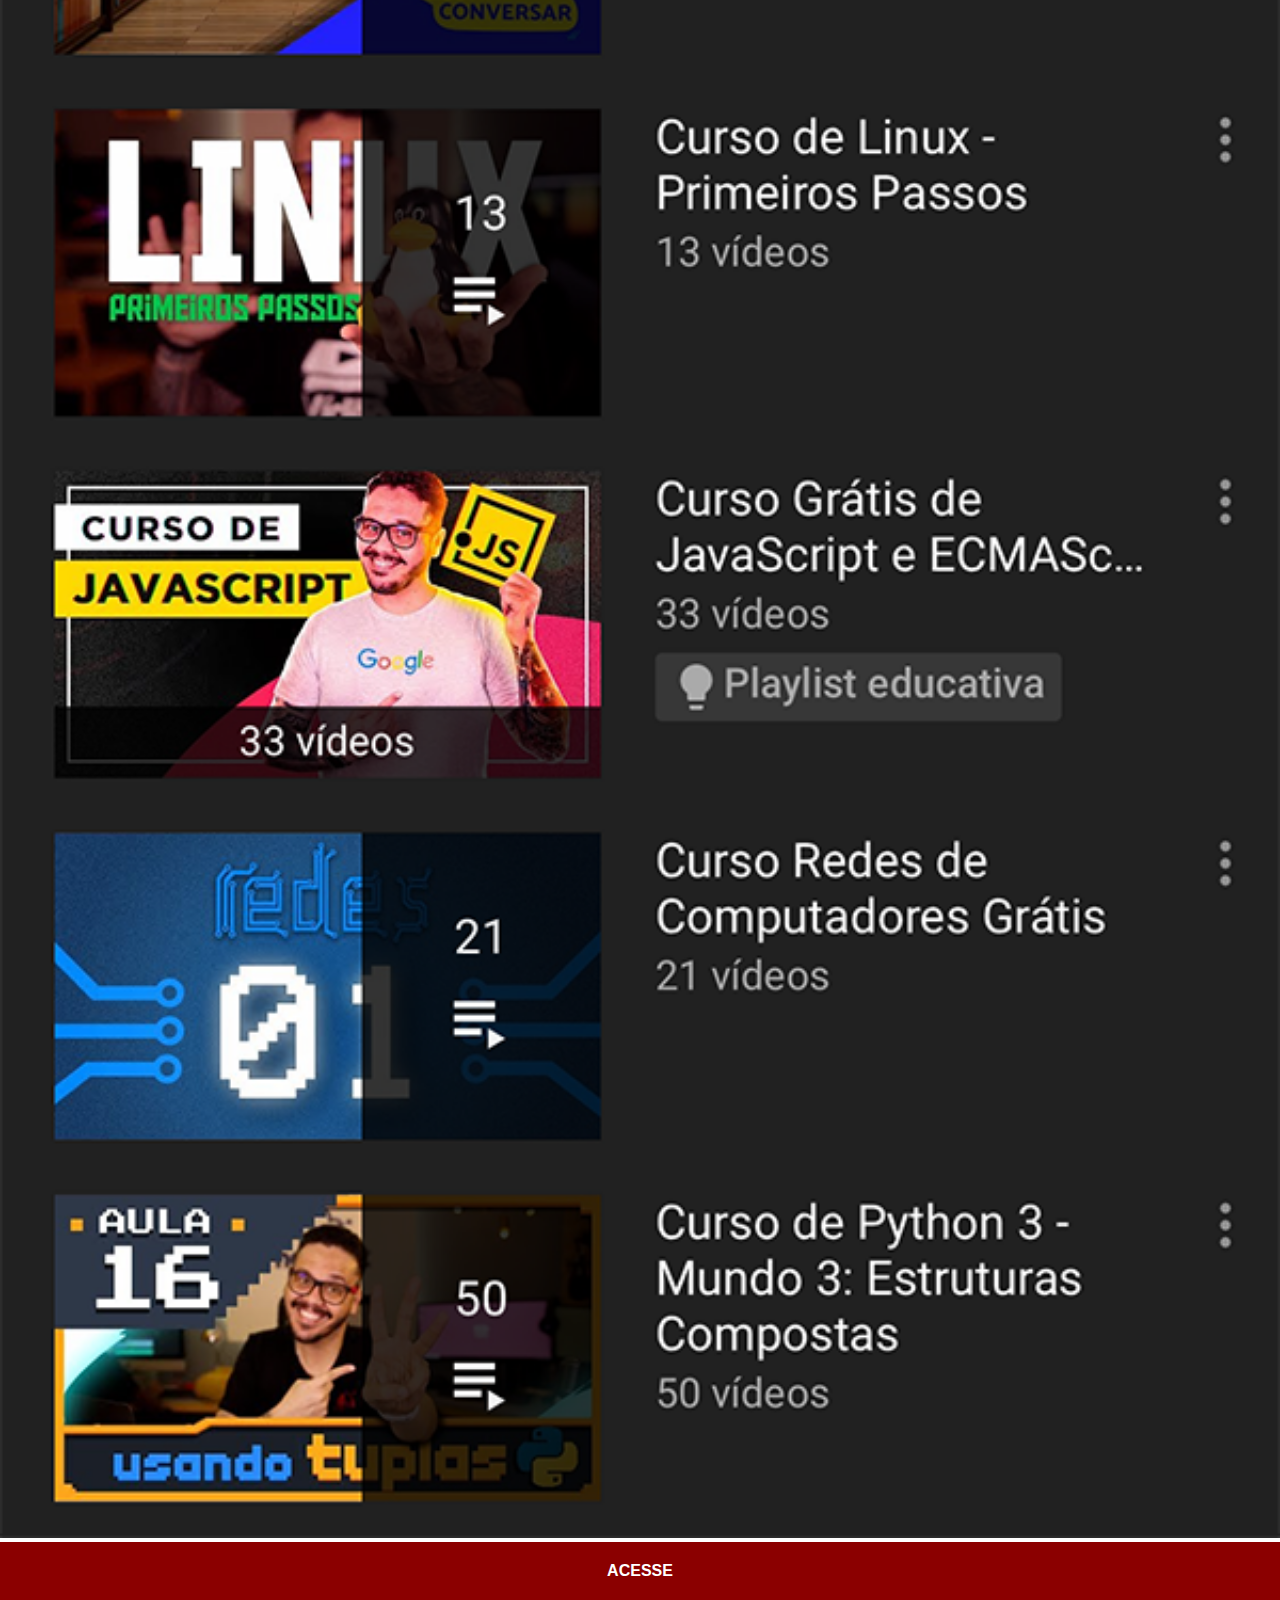
<file: youtube.html>
<!DOCTYPE html>
<html lang="pt-br">
<head>
    <meta charset="UTF-8">
    <meta name="viewport" content="width=device-width, initial-scale=1.0">
    <title>YouTube</title>
    <link rel="stylesheet" href="estilo/social.css">
</head>
<body>
    <img src="imagens/tela-youtube.png" alt="YouTube">
    <a href="https://www.youtube.com/cursoemvideo/playlists" target="_blank">ACESSE</a>
</body>
</html>
</file>
<file: estilo/style.css>
* {
    margin: 0px;
    padding: 0px;
    font-family: Arial, Helvetica, sans-serif;
}

html, body {
    position: relative;
    width: 100vw;
    height: 100vh;
    background-color: black;
}

body {
    background: url(../imagens/fundo-madeira.jpg) no-repeat top center;
    background-attachment: fixed;
    background-size: cover;
}

main {
    position: relative;
    height: 100vh;
}

section#telefone {
    position: absolute;
    top: 50%;
    left: 50%;
    transform: translate(-50%, -50%);

    height: 627px;
    width: 311px;
    background: url(../imagens/frame-iphone.png) no-repeat;
}

iframe#tela {
    position: relative;
    top: 80px;
    left: 22px;
    width: 267px;
    height: 471px;
}

section#Redes-sociais {
    text-align: right;
}

section#Redes-sociais img {
    width: 50px;
    margin: 10px;
    border-radius: 50%;
    box-shadow: 2px 2px 5px rgba(0, 0, 0, 0.400);
    box-sizing: border-box;
}

section#Redes-sociais img:hover {
    border: 2px solid white;
    transform: translate(-3px, -3px);
    box-shadow: 5px 5px 10px black;
    transition: transform .3s;
}
</file>
<file: estilo/social.css>
*{
    margin: 0px;
    padding: 0px;
    font-family: Arial, Helvetica, sans-serif;
}

::-webkit-scrollbar {
    width: 0px;
    height: 0px;
}

img{
    width: 100vw;
}

a {
    display: block;
    background-color: darkred;
    color: white;
    padding: 20px;
    font-weight: bold;
    text-align: center;
    text-decoration: none;
}

a:hover {
    background-color: red;
}
</file>
